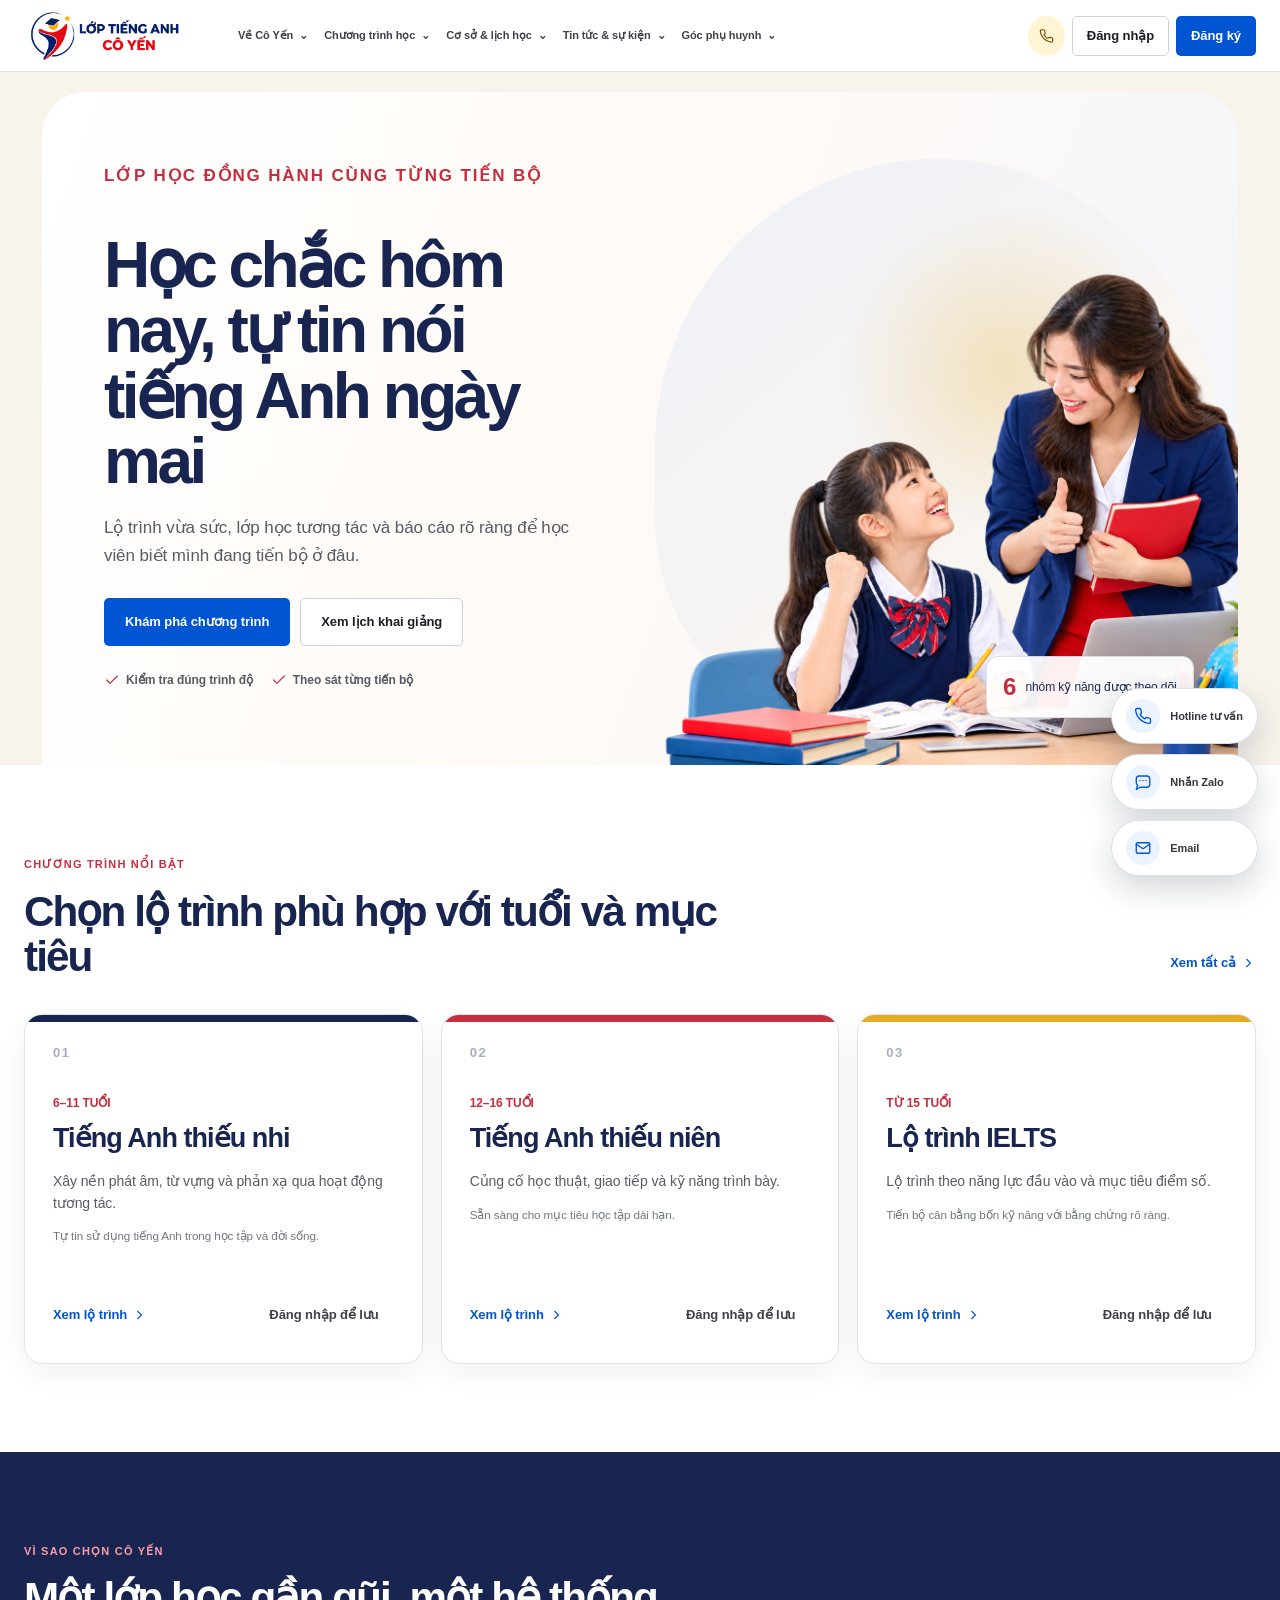
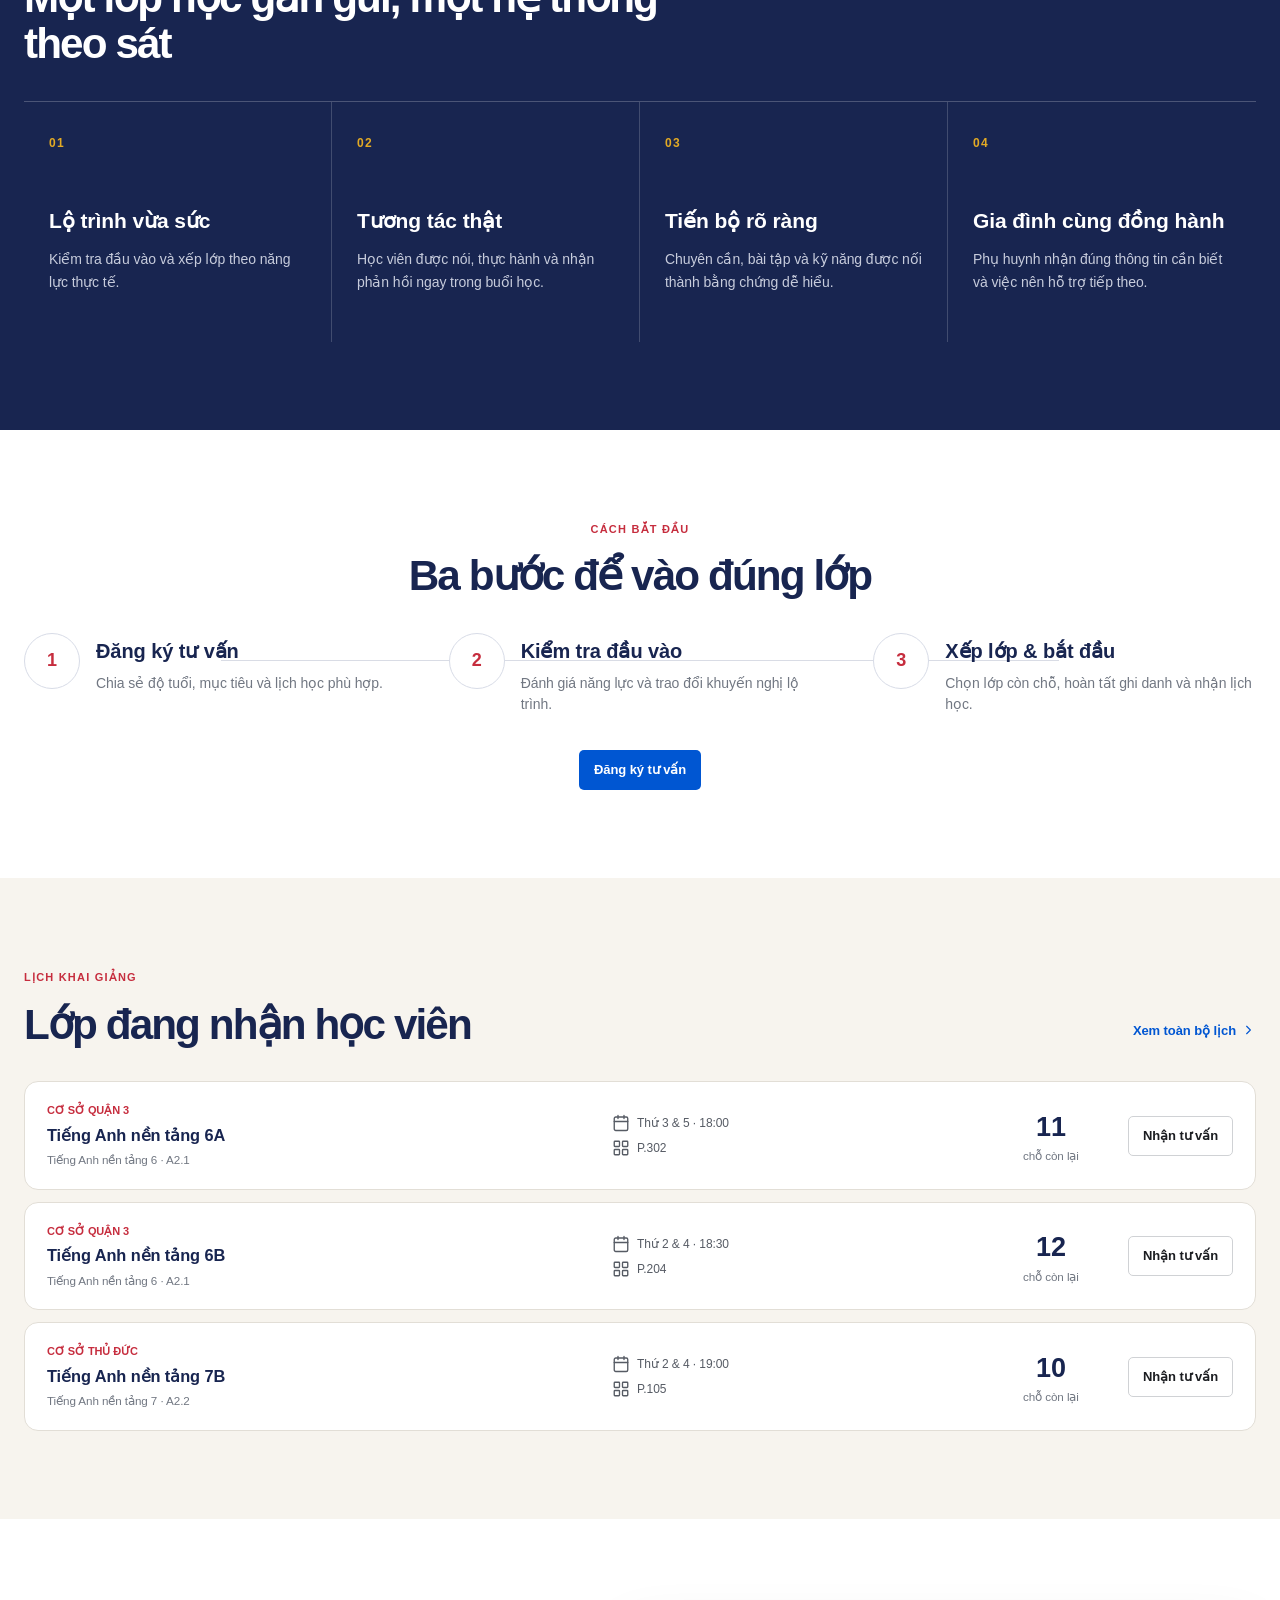
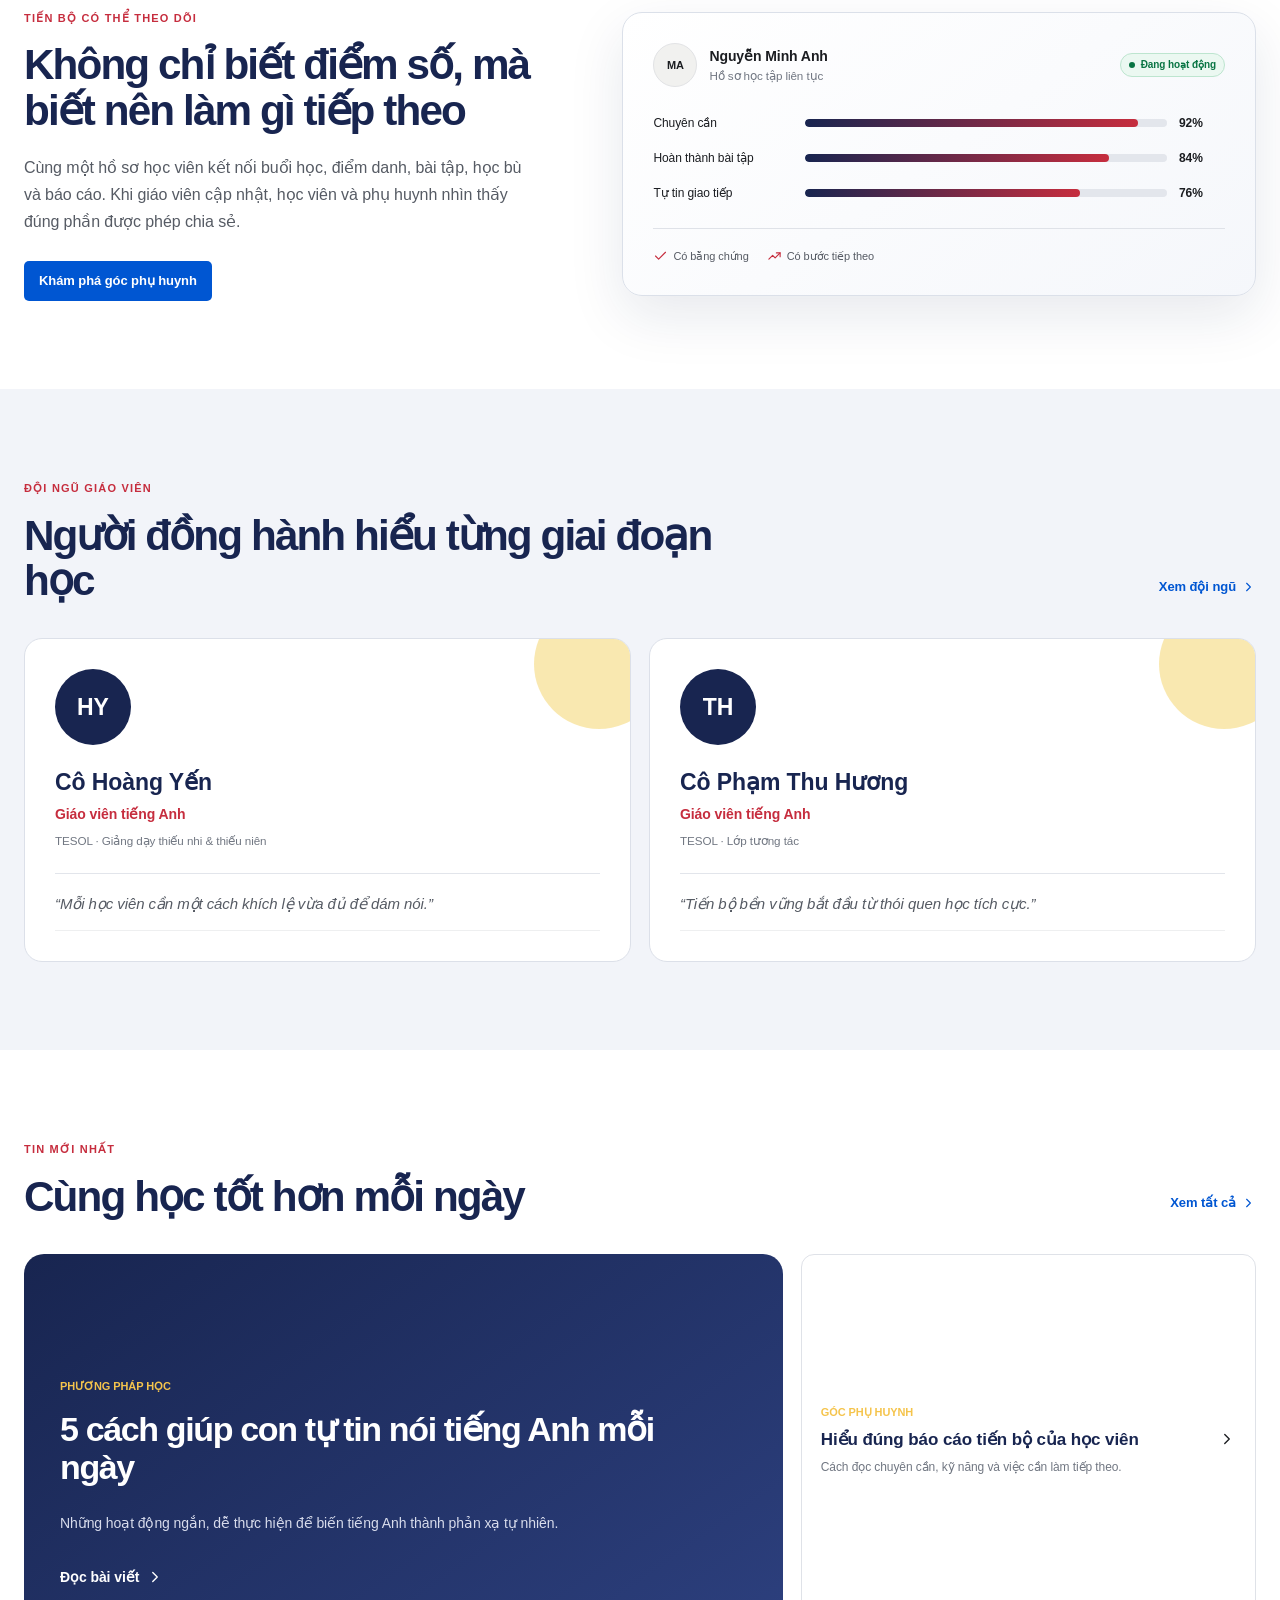
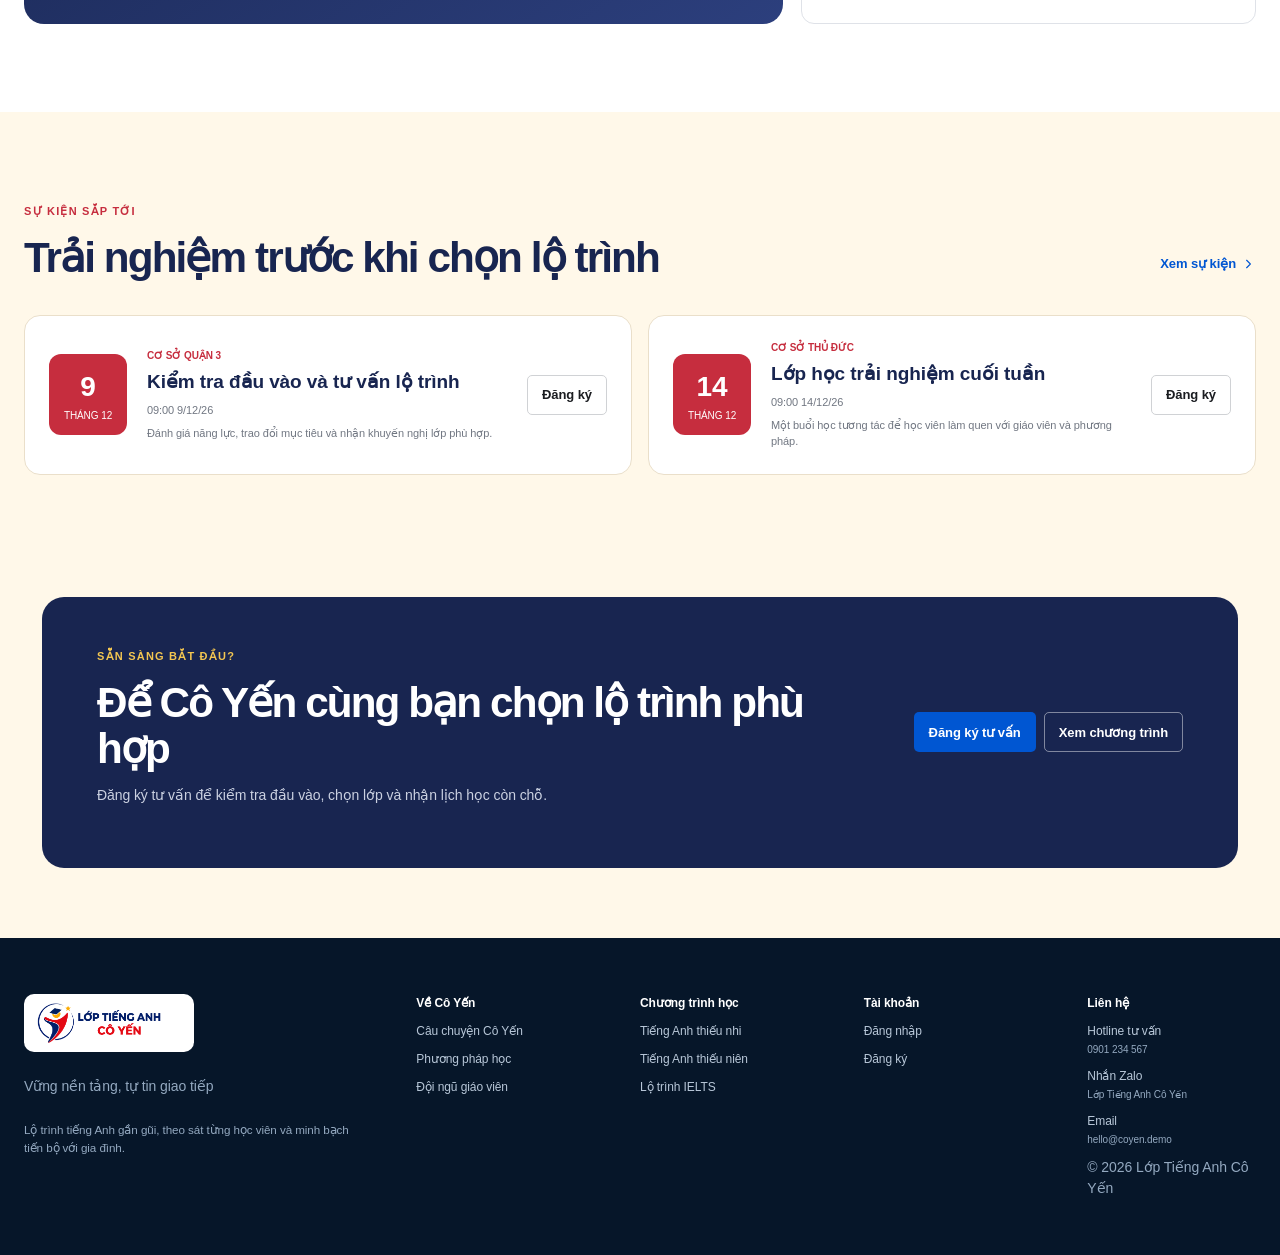
<file: source/index.html>
<!doctype html>
<html lang="vi">
<head>
  <meta charset="UTF-8" />
  <meta name="viewport" content="width=device-width, initial-scale=1.0" />
  <meta name="description" content="Lớp Tiếng Anh Cô Yến — học tiếng Anh tự tin, tiến bộ rõ ràng" />
  <meta name="theme-color" content="#071b33" />
  <link rel="icon" type="image/png" href="./assets/yen-logo-horizontal.png" />
  <title>Lớp Tiếng Anh Cô Yến</title>
  <link rel="stylesheet" href="./styles.css" />
</head>
<body>
  <a class="skip-link" href="#main-content">Đến nội dung chính</a>
  <div id="app"></div>
  <div id="toast-root" class="toast-root" aria-live="polite" aria-atomic="true"></div>
  <script src="./app.js"></script>
</body>
</html>
</file>
<file: source/styles.css>
:root {
  --brand-950: #081b39;
  --brand-900: #0f2b5b;
  --brand-800: #173d77;
  --brand-700: #1d4f91;
  --primary-700: #1d4ed8;
  --primary-600: #2563eb;
  --primary-500: #3b82f6;
  --primary-100: #dbeafe;
  --primary-50: #eff6ff;
  --success-700: #137043;
  --success-600: #198754;
  --success-100: #d8f3e5;
  --success-50: #effaf4;
  --warning-700: #b45309;
  --warning-600: #d97706;
  --warning-100: #fef0c7;
  --warning-50: #fffbeb;
  --danger-700: #b42318;
  --danger-600: #dc2626;
  --danger-100: #fee2e2;
  --danger-50: #fff5f5;
  --violet-700: #6d28d9;
  --violet-100: #ede9fe;
  --ink-950: #0d1726;
  --ink-900: #111827;
  --ink-700: #334155;
  --ink-600: #475569;
  --ink-500: #64748b;
  --ink-400: #94a3b8;
  --line-300: #cbd5e1;
  --line-200: #e2e8f0;
  --line-100: #eef2f6;
  --surface: #ffffff;
  --page: #f6f8fb;
  --page-warm: #fbfaf8;
  --shadow-xs: 0 1px 2px rgba(15, 23, 42, 0.05);
  --shadow-sm: 0 8px 24px rgba(15, 43, 91, 0.08);
  --shadow-md: 0 18px 48px rgba(15, 43, 91, 0.12);
  --radius-sm: 8px;
  --radius-md: 12px;
  --radius-lg: 18px;
  --radius-xl: 24px;
  --sidebar: 248px;
  --topbar: 68px;
  --container: 1200px;
  --font: Inter, "Be Vietnam Pro", ui-sans-serif, -apple-system, BlinkMacSystemFont, "Segoe UI", sans-serif;
}

* { box-sizing: border-box; }
html { scroll-behavior: smooth; }
body {
  margin: 0;
  background: var(--page);
  color: var(--ink-900);
  font-family: var(--font);
  font-size: 15px;
  line-height: 1.55;
  -webkit-font-smoothing: antialiased;
}
button, input, select, textarea { font: inherit; }
button { cursor: pointer; }
a { color: inherit; text-decoration: none; }
img, svg { display: block; max-width: 100%; }

.skip-link {
  position: fixed;
  top: 10px;
  left: 10px;
  z-index: 2000;
  transform: translateY(-150%);
  background: var(--brand-900);
  color: #fff;
  padding: 10px 14px;
  border-radius: 6px;
}
.skip-link:focus { transform: translateY(0); }

.container { width: min(calc(100% - 40px), var(--container)); margin: 0 auto; }
.muted { color: var(--ink-500); }
.text-small { font-size: 13px; }
.text-xs { font-size: 12px; }
.text-right { text-align: right; }
.stack { display: grid; gap: 14px; }
.stack-lg { display: grid; gap: 24px; }
.inline { display: flex; align-items: center; gap: 10px; flex-wrap: wrap; }
.between { display: flex; align-items: center; justify-content: space-between; gap: 16px; }
.hidden { display: none !important; }
.truncate { overflow: hidden; text-overflow: ellipsis; white-space: nowrap; }

/* Brand */
.brand {
  display: inline-flex;
  align-items: center;
  gap: 10px;
  font-weight: 800;
  color: var(--brand-900);
  letter-spacing: -0.02em;
}
.brand-logo {
  display: block;
  width: clamp(156px, 15vw, 220px);
  max-height: 58px;
  object-fit: contain;
  object-position: left center;
}
.brand-light .brand-logo {
  padding: 5px 8px;
  border-radius: 10px;
  background: #fff;
}
.brand-mark {
  position: relative;
  width: 34px;
  height: 28px;
  flex: 0 0 auto;
}
.brand-mark::before {
  content: "";
  position: absolute;
  top: 1px;
  left: 2px;
  width: 29px;
  height: 19px;
  background: var(--brand-900);
  clip-path: polygon(50% 0, 100% 30%, 50% 60%, 0 30%);
}
.brand-mark::after {
  content: "";
  position: absolute;
  left: 9px;
  top: 13px;
  width: 17px;
  height: 11px;
  border-radius: 0 0 9px 9px;
  border: 3px solid var(--primary-600);
  border-top: 0;
}
.brand-copy { display: grid; line-height: 1.05; }
.brand-copy strong { font-size: 16px; }
.brand-copy small { font-size: 10px; font-weight: 650; color: var(--ink-500); letter-spacing: 0.04em; }

/* Buttons */
.btn {
  min-height: 40px;
  display: inline-flex;
  align-items: center;
  justify-content: center;
  gap: 8px;
  border-radius: 8px;
  border: 1px solid transparent;
  padding: 9px 15px;
  font-weight: 700;
  font-size: 14px;
  transition: 140ms ease;
  white-space: nowrap;
}
.btn:hover { transform: translateY(-1px); }
.btn:active { transform: translateY(0); }
.btn:focus-visible, .icon-btn:focus-visible, input:focus-visible, select:focus-visible, textarea:focus-visible {
  outline: 3px solid rgba(37, 99, 235, 0.22);
  outline-offset: 2px;
}
.btn-primary { background: var(--brand-900); color: #fff; box-shadow: var(--shadow-xs); }
.btn-primary:hover { background: var(--brand-800); }
.btn-blue { background: var(--primary-600); color: #fff; }
.btn-blue:hover { background: var(--primary-700); }
.btn-secondary { background: #fff; color: var(--brand-900); border-color: var(--line-300); }
.btn-secondary:hover { border-color: var(--brand-700); background: var(--primary-50); }
.btn-ghost { background: transparent; color: var(--ink-700); border-color: transparent; }
.btn-ghost:hover { background: var(--line-100); }
.btn-success { background: var(--success-600); color: #fff; }
.btn-danger { background: #fff; color: var(--danger-700); border-color: var(--danger-100); }
.btn-sm { min-height: 34px; padding: 6px 10px; font-size: 13px; }
.btn-lg { min-height: 48px; padding: 12px 20px; font-size: 15px; }
.btn-block { width: 100%; }
.icon-btn {
  width: 38px;
  height: 38px;
  border-radius: 8px;
  display: inline-grid;
  place-items: center;
  border: 1px solid var(--line-200);
  background: #fff;
  color: var(--ink-600);
}
.icon-btn:hover { color: var(--brand-900); border-color: var(--line-300); }

/* Public website */
.public-page { min-height: 100vh; background: var(--surface); }
.public-header {
  height: 72px;
  position: sticky;
  top: 0;
  z-index: 100;
  background: rgba(255,255,255,0.96);
  border-bottom: 1px solid var(--line-100);
  backdrop-filter: blur(12px);
}
.public-header-inner { height: 100%; display: flex; align-items: center; gap: 28px; }
.public-nav { margin-left: auto; display: flex; align-items: center; gap: 24px; font-size: 13px; font-weight: 650; color: var(--ink-700); }
.public-nav a:hover, .public-nav a.active { color: var(--primary-700); }
.public-actions { display: flex; gap: 8px; }
.mobile-menu-btn { display: none; margin-left: auto; }

.hero {
  position: relative;
  overflow: hidden;
  border-bottom: 1px solid var(--line-100);
  background:
    radial-gradient(circle at 82% 18%, rgba(37, 99, 235, 0.09), transparent 30%),
    linear-gradient(180deg, #fbfdff 0%, #ffffff 78%);
}
.hero::before {
  content: "";
  position: absolute;
  inset: 0;
  background-image: linear-gradient(rgba(15,43,91,.035) 1px, transparent 1px), linear-gradient(90deg, rgba(15,43,91,.035) 1px, transparent 1px);
  background-size: 32px 32px;
  mask-image: linear-gradient(to bottom, rgba(0,0,0,.7), transparent 80%);
}
.hero-grid { position: relative; display: grid; grid-template-columns: 1.02fr .98fr; align-items: center; gap: 60px; padding: 80px 0 76px; }
.eyebrow {
  display: inline-flex;
  align-items: center;
  gap: 8px;
  padding: 6px 10px;
  border: 1px solid #bfdbfe;
  border-radius: 999px;
  background: var(--primary-50);
  color: var(--primary-700);
  font-size: 12px;
  font-weight: 800;
  letter-spacing: .025em;
  text-transform: uppercase;
}
.hero h1, .page-hero h1 {
  margin: 20px 0 18px;
  font-size: clamp(40px, 5vw, 62px);
  line-height: 1.08;
  letter-spacing: -0.045em;
  color: var(--brand-950);
}
.hero h1 span { color: var(--primary-600); }
.hero p { max-width: 610px; font-size: 18px; color: var(--ink-600); margin: 0 0 28px; }
.hero-proof { display: flex; gap: 18px; flex-wrap: wrap; margin-top: 26px; color: var(--ink-600); font-size: 13px; }
.hero-proof span { display: flex; align-items: center; gap: 7px; }
.check-dot { width: 18px; height: 18px; display: grid; place-items: center; border-radius: 50%; background: var(--success-100); color: var(--success-700); font-size: 11px; font-weight: 900; }

.product-preview {
  position: relative;
  border: 1px solid #dbe4ef;
  border-radius: 18px;
  background: #fff;
  box-shadow: var(--shadow-md);
  overflow: hidden;
  transform: rotate(.2deg);
}
.preview-top { height: 42px; display: flex; align-items: center; padding: 0 14px; border-bottom: 1px solid var(--line-100); background: #fbfcfe; }
.preview-dots { display: flex; gap: 5px; }
.preview-dots i { width: 8px; height: 8px; border-radius: 50%; background: var(--line-300); }
.preview-app { display: grid; grid-template-columns: 120px 1fr; min-height: 355px; }
.preview-sidebar { background: var(--brand-950); color: #dbeafe; padding: 20px 14px; }
.preview-sidebar b { color: #fff; font-size: 12px; }
.preview-menu { display: grid; gap: 7px; margin-top: 22px; }
.preview-menu span { padding: 8px; border-radius: 6px; font-size: 9px; opacity: .72; }
.preview-menu span:first-child { background: rgba(255,255,255,.12); opacity: 1; }
.preview-main { padding: 20px; background: #f8fafc; }
.preview-title { height: 12px; width: 42%; border-radius: 4px; background: #cbd5e1; margin-bottom: 18px; }
.preview-kpis { display: grid; grid-template-columns: repeat(3, 1fr); gap: 10px; }
.preview-kpi { min-height: 74px; border: 1px solid var(--line-200); border-radius: 9px; background: #fff; padding: 12px; }
.preview-kpi small { display: block; color: var(--ink-400); font-size: 8px; }
.preview-kpi strong { display: block; margin-top: 8px; font-size: 19px; color: var(--brand-900); }
.preview-chart { height: 128px; margin-top: 12px; border: 1px solid var(--line-200); border-radius: 9px; background: #fff; padding: 16px; display: flex; align-items: flex-end; gap: 8px; }
.preview-chart i { flex: 1; border-radius: 3px 3px 0 0; background: #bfdbfe; }
.preview-chart i:nth-child(2), .preview-chart i:nth-child(5) { background: #60a5fa; }
.preview-list { margin-top: 12px; display: grid; gap: 7px; }
.preview-list span { height: 9px; border-radius: 3px; background: #e2e8f0; }
.preview-badge {
  position: absolute;
  right: -24px;
  bottom: 24px;
  width: 178px;
  padding: 14px;
  border: 1px solid #bbf7d0;
  border-radius: 12px;
  background: #fff;
  box-shadow: var(--shadow-sm);
}
.preview-badge strong { display: block; color: var(--success-700); }
.preview-badge small { color: var(--ink-500); }

.section { padding: 78px 0; }
.section-soft { background: var(--page); border-top: 1px solid var(--line-100); border-bottom: 1px solid var(--line-100); }
.section-warm { background: var(--page-warm); }
.section-head { max-width: 720px; margin-bottom: 34px; }
.section-head.center { margin-left: auto; margin-right: auto; text-align: center; }
.section-head h2 { margin: 8px 0 12px; color: var(--brand-950); font-size: clamp(28px, 4vw, 40px); line-height: 1.18; letter-spacing: -0.035em; }
.section-head p { margin: 0; color: var(--ink-600); font-size: 16px; }

.audience-grid { display: grid; grid-template-columns: 1fr 1fr; gap: 22px; }
.audience-card { position: relative; overflow: hidden; min-height: 290px; padding: 30px; border: 1px solid var(--line-200); border-radius: 16px; background: #fff; box-shadow: var(--shadow-xs); }
.audience-card::after { content:""; position:absolute; width:180px; height:180px; border-radius:50%; right:-60px; bottom:-75px; background: var(--primary-50); }
.audience-card.b2b::after { background: #eef2ff; }
.audience-card h3 { margin: 18px 0 8px; font-size: 24px; color: var(--brand-950); }
.audience-card p { max-width: 440px; color: var(--ink-600); }
.audience-card ul { padding: 0; margin: 18px 0 22px; list-style: none; display: grid; gap: 8px; }
.audience-card li { display: flex; gap: 8px; align-items: flex-start; color: var(--ink-700); }
.audience-card .btn { position: relative; z-index: 1; }
.audience-icon { width: 46px; height: 46px; display: grid; place-items: center; border-radius: 11px; background: var(--primary-50); color: var(--primary-700); font-size: 21px; font-weight: 900; }
.b2b .audience-icon { background: #eef2ff; color: var(--violet-700); }

.workflow { display: grid; grid-template-columns: repeat(5, 1fr); gap: 0; counter-reset: steps; }
.workflow-step { position: relative; padding: 0 16px; text-align: center; }
.workflow-step:not(:last-child)::after { content: ""; position: absolute; top: 25px; left: 67%; width: 68%; border-top: 1px dashed #a7b8cc; }
.workflow-number { position: relative; z-index: 1; width: 52px; height: 52px; margin: 0 auto 14px; display: grid; place-items: center; border-radius: 50%; background: #fff; border: 1px solid #bfdbfe; color: var(--primary-700); box-shadow: var(--shadow-xs); font-weight: 850; }
.workflow-step h3 { margin: 0 0 7px; font-size: 15px; color: var(--brand-950); }
.workflow-step p { margin: 0; font-size: 12px; color: var(--ink-500); }

.feature-grid { display: grid; grid-template-columns: repeat(3, 1fr); gap: 18px; }
.feature-card { padding: 22px; border: 1px solid var(--line-200); border-radius: 12px; background: #fff; }
.feature-card h3 { margin: 15px 0 7px; font-size: 17px; color: var(--brand-950); }
.feature-card p { margin: 0; color: var(--ink-500); font-size: 14px; }
.feature-icon { width: 40px; height: 40px; border-radius: 10px; display: grid; place-items: center; background: var(--primary-50); color: var(--primary-700); font-weight: 900; }

.metric-row { display: grid; grid-template-columns: repeat(4, 1fr); border: 1px solid var(--line-200); border-radius: 14px; overflow: hidden; background: #fff; }
.metric { padding: 24px; text-align: center; }
.metric + .metric { border-left: 1px solid var(--line-200); }
.metric strong { display: block; color: var(--brand-900); font-size: 30px; letter-spacing: -.04em; }
.metric small { color: var(--ink-500); }
.data-label { display: inline-block; margin-top: 10px; font-size: 11px; color: var(--ink-400); }

.program-grid { display: grid; grid-template-columns: repeat(3, 1fr); gap: 18px; }
.program-card { overflow: hidden; border: 1px solid var(--line-200); border-radius: 14px; background: #fff; }
.program-cover { min-height: 132px; padding: 22px; display: flex; align-items: flex-end; background: linear-gradient(130deg, #eef5ff, #dbeafe); color: var(--brand-900); }
.program-card:nth-child(2) .program-cover { background: linear-gradient(130deg, #f5f3ff, #ede9fe); }
.program-card:nth-child(3) .program-cover { background: linear-gradient(130deg, #effaf4, #d8f3e5); }
.program-cover strong { max-width: 210px; font-size: 22px; line-height: 1.15; }
.program-body { padding: 20px; }
.program-meta { display: flex; justify-content: space-between; gap: 10px; color: var(--ink-500); font-size: 12px; }
.program-body p { color: var(--ink-600); min-height: 66px; }

.public-cta { padding: 34px; display: grid; grid-template-columns: 1fr auto; align-items: center; gap: 30px; border-radius: 18px; background: var(--brand-950); color: #fff; }
.public-cta h2 { margin: 0 0 8px; font-size: 28px; }
.public-cta p { margin: 0; color: #c8d6ea; }
.public-footer { padding: 52px 0 26px; background: #08182f; color: #d8e2f0; }
.footer-grid { display: grid; grid-template-columns: 1.4fr repeat(3, 1fr); gap: 34px; }
.public-footer .brand { color: #fff; }
.public-footer .brand-mark::before { background: #fff; }
.footer-col h3 { margin: 0 0 12px; color: #fff; font-size: 13px; }
.footer-col a, .footer-col span { display: block; margin: 7px 0; color: #aebdd1; font-size: 13px; }
.footer-bottom { display: flex; justify-content: space-between; gap: 20px; margin-top: 34px; padding-top: 18px; border-top: 1px solid rgba(255,255,255,.12); color: #8294ad; font-size: 12px; }

.page-hero { padding: 64px 0 50px; background: var(--page); border-bottom: 1px solid var(--line-100); }
.page-hero h1 { max-width: 820px; margin-top: 12px; font-size: clamp(36px, 5vw, 54px); }
.page-hero p { max-width: 760px; font-size: 17px; color: var(--ink-600); }
.split-layout { display: grid; grid-template-columns: 1fr 440px; gap: 54px; align-items: start; }

/* Forms */
.form-card { border: 1px solid var(--line-200); border-radius: 14px; background: #fff; padding: 24px; box-shadow: var(--shadow-xs); }
.form-card h2, .form-card h3 { margin-top: 0; color: var(--brand-950); }
.form-grid { display: grid; grid-template-columns: 1fr 1fr; gap: 15px; }
.field { display: grid; gap: 6px; }
.field.full { grid-column: 1 / -1; }
.field label { font-size: 13px; font-weight: 700; color: var(--ink-700); }
.field-hint { font-size: 12px; color: var(--ink-500); }
.input, .select, .textarea {
  width: 100%;
  border: 1px solid var(--line-300);
  border-radius: 8px;
  background: #fff;
  color: var(--ink-900);
  padding: 10px 12px;
  min-height: 42px;
}
.textarea { min-height: 106px; resize: vertical; }
.checkbox { display: flex; gap: 9px; align-items: flex-start; color: var(--ink-600); font-size: 13px; }
.checkbox input { margin-top: 3px; }
.form-error { color: var(--danger-700); font-size: 12px; }

/* Login */
.auth-page { min-height: 100vh; display: grid; grid-template-columns: 1.02fr .98fr; background: #fff; }
.auth-side { position: relative; overflow: hidden; padding: 54px; display: flex; flex-direction: column; justify-content: space-between; background: var(--brand-950); color: #fff; }
.auth-side::after { content:""; position:absolute; width:500px; height:500px; border-radius:50%; right:-260px; bottom:-180px; border:90px solid rgba(59,130,246,.16); }
.auth-side .brand { color: #fff; }
.auth-side .brand-mark::before { background: #fff; }
.auth-side h1 { max-width: 520px; margin: 0; font-size: 48px; line-height: 1.12; letter-spacing: -.045em; }
.auth-side p { max-width: 490px; color: #b7c7dc; font-size: 17px; }
.auth-workflow { position: relative; z-index: 1; display: flex; align-items: center; gap: 8px; flex-wrap: wrap; }
.auth-workflow span { padding: 7px 10px; border-radius: 6px; background: rgba(255,255,255,.1); font-size: 12px; }
.auth-workflow i { color: #7db2ff; font-style: normal; }
.auth-main { display: grid; place-items: center; padding: 40px; }
.auth-card { width: min(100%, 440px); }
.auth-card h2 { margin: 0 0 8px; font-size: 30px; color: var(--brand-950); letter-spacing: -.03em; }
.auth-card > p { margin: 0 0 26px; color: var(--ink-500); }
.demo-accounts { margin-top: 24px; padding-top: 22px; border-top: 1px solid var(--line-200); }
.demo-accounts h3 { margin: 0 0 10px; font-size: 13px; color: var(--ink-700); }
.demo-grid { display: grid; grid-template-columns: 1fr 1fr; gap: 8px; }
.demo-account { text-align: left; padding: 10px; border: 1px solid var(--line-200); border-radius: 8px; background: #fff; }
.demo-account:hover { border-color: #93b7ea; background: var(--primary-50); }
.demo-account strong { display: block; color: var(--brand-900); font-size: 12px; }
.demo-account small { color: var(--ink-500); font-size: 10px; }

/* App shell */
.app-layout { min-height: 100vh; display: grid; grid-template-columns: var(--sidebar) 1fr; background: var(--page); }
.sidebar { position: sticky; top: 0; height: 100vh; display: flex; flex-direction: column; border-right: 1px solid #18365f; background: var(--brand-950); color: #fff; z-index: 110; }
.sidebar-head { height: var(--topbar); display: flex; align-items: center; padding: 0 20px; border-bottom: 1px solid rgba(255,255,255,.11); }
.sidebar .brand { color: #fff; }
.sidebar .brand-mark::before { background: #fff; }
.sidebar .brand-copy small { color: #91a6c3; }
.sidebar-nav { padding: 18px 12px; display: grid; gap: 4px; overflow-y: auto; }
.nav-group-label { margin: 16px 10px 5px; color: #7790b1; font-size: 10px; font-weight: 800; text-transform: uppercase; letter-spacing: .08em; }
.sidebar-link { min-height: 42px; display: flex; align-items: center; gap: 11px; padding: 9px 11px; border-radius: 7px; color: #c7d4e6; font-size: 13px; font-weight: 650; }
.sidebar-link:hover { color: #fff; background: rgba(255,255,255,.07); }
.sidebar-link.active { color: #fff; background: #1d4f91; box-shadow: inset 3px 0 #75adff; }
.nav-glyph { width: 23px; height: 23px; display: grid; place-items: center; border: 1px solid rgba(255,255,255,.15); border-radius: 6px; font-size: 10px; font-weight: 900; }
.sidebar-foot { margin-top: auto; padding: 14px; border-top: 1px solid rgba(255,255,255,.11); }
.sidebar-user { display: grid; grid-template-columns: 34px 1fr auto; align-items: center; gap: 9px; }
.avatar { width: 34px; height: 34px; display: grid; place-items: center; border-radius: 50%; background: #dbeafe; color: var(--brand-900); font-weight: 850; }
.sidebar-user strong { display: block; font-size: 12px; }
.sidebar-user small { display: block; color: #91a6c3; font-size: 10px; }

.app-column { min-width: 0; }
.topbar { height: var(--topbar); position: sticky; top: 0; z-index: 80; display: flex; align-items: center; gap: 16px; padding: 0 26px; background: rgba(255,255,255,.96); border-bottom: 1px solid var(--line-200); backdrop-filter: blur(10px); }
.topbar-title { min-width: 0; }
.topbar-title strong { display: block; color: var(--brand-950); }
.topbar-title small { display: block; color: var(--ink-500); font-size: 11px; }
.topbar-actions { margin-left: auto; display: flex; align-items: center; gap: 8px; }
.mobile-sidebar-toggle { display: none; }
.app-main { padding: 26px; }
.app-container { max-width: 1440px; margin: 0 auto; }
.page-heading { display: flex; align-items: flex-start; justify-content: space-between; gap: 18px; margin-bottom: 22px; }
.page-heading h1 { margin: 0; color: var(--brand-950); font-size: 28px; letter-spacing: -.035em; }
.page-heading p { margin: 5px 0 0; color: var(--ink-500); }

.kpi-grid { display: grid; grid-template-columns: repeat(4, 1fr); gap: 14px; margin-bottom: 20px; }
.kpi-card { min-height: 126px; padding: 18px; border: 1px solid var(--line-200); border-radius: 11px; background: #fff; box-shadow: var(--shadow-xs); }
.kpi-top { display: flex; justify-content: space-between; gap: 8px; }
.kpi-label { color: var(--ink-500); font-size: 12px; font-weight: 650; }
.kpi-value { display: block; margin: 12px 0 5px; color: var(--brand-950); font-size: 31px; line-height: 1; letter-spacing: -.045em; }
.kpi-caption { color: var(--ink-400); font-size: 11px; }
.kpi-icon { width: 34px; height: 34px; display: grid; place-items: center; border-radius: 8px; background: var(--primary-50); color: var(--primary-700); font-size: 11px; font-weight: 900; }
.kpi-card.success .kpi-icon { background: var(--success-50); color: var(--success-700); }
.kpi-card.warning .kpi-icon { background: var(--warning-50); color: var(--warning-700); }
.kpi-card.danger .kpi-icon { background: var(--danger-50); color: var(--danger-700); }

.dashboard-grid { display: grid; grid-template-columns: minmax(0, 1.55fr) minmax(310px, .75fr); gap: 18px; }
.panel { border: 1px solid var(--line-200); border-radius: 11px; background: #fff; box-shadow: var(--shadow-xs); overflow: hidden; }
.panel-head { min-height: 58px; display: flex; align-items: center; justify-content: space-between; gap: 12px; padding: 14px 17px; border-bottom: 1px solid var(--line-100); }
.panel-head h2, .panel-head h3 { margin: 0; color: var(--brand-950); font-size: 15px; }
.panel-body { padding: 17px; }
.panel-blank { padding: 42px 20px; text-align: center; color: var(--ink-500); }
.panel-blank strong { display: block; color: var(--ink-700); margin-bottom: 4px; }

/* Tables */
.table-wrap { width: 100%; overflow-x: auto; }
.data-table { width: 100%; border-collapse: collapse; background: #fff; font-size: 13px; }
.data-table th { padding: 11px 13px; text-align: left; color: var(--ink-500); background: #f8fafc; border-bottom: 1px solid var(--line-200); font-size: 11px; text-transform: uppercase; letter-spacing: .035em; white-space: nowrap; }
.data-table td { padding: 12px 13px; border-bottom: 1px solid var(--line-100); color: var(--ink-700); vertical-align: middle; }
.data-table tbody tr:hover { background: #fbfdff; }
.data-table tbody tr:last-child td { border-bottom: 0; }
.cell-primary { color: var(--ink-900); font-weight: 700; }
.cell-sub { display: block; margin-top: 2px; color: var(--ink-400); font-size: 11px; }
.table-actions { display: flex; justify-content: flex-end; gap: 6px; }
.toolbar { display: flex; align-items: center; justify-content: space-between; gap: 12px; padding: 14px 16px; border-bottom: 1px solid var(--line-100); background: #fff; }
.toolbar-left, .toolbar-right { display: flex; align-items: center; gap: 8px; flex-wrap: wrap; }
.search-box { position: relative; }
.search-box input { min-width: 240px; padding-left: 34px; }
.search-box::before { content: "⌕"; position: absolute; left: 12px; top: 50%; transform: translateY(-53%); color: var(--ink-400); font-size: 18px; }

.badge { display: inline-flex; align-items: center; gap: 5px; min-height: 24px; padding: 3px 8px; border-radius: 999px; font-size: 11px; font-weight: 750; white-space: nowrap; }
.badge-neutral { background: #f1f5f9; color: var(--ink-600); }
.badge-blue { background: var(--primary-100); color: var(--primary-700); }
.badge-green { background: var(--success-100); color: var(--success-700); }
.badge-amber { background: var(--warning-100); color: var(--warning-700); }
.badge-red { background: var(--danger-100); color: var(--danger-700); }
.badge-violet { background: var(--violet-100); color: var(--violet-700); }
.dot { width: 6px; height: 6px; border-radius: 50%; background: currentColor; }

/* Charts and activity */
.bar-chart { height: 225px; display: grid; grid-template-columns: repeat(7, 1fr); align-items: end; gap: 14px; padding: 20px 4px 0; }
.bar-item { height: 100%; display: flex; flex-direction: column; justify-content: flex-end; align-items: center; gap: 8px; }
.bar-stack { width: 100%; max-width: 36px; display: flex; flex-direction: column; justify-content: flex-end; border-radius: 5px 5px 2px 2px; overflow: hidden; background: var(--line-100); }
.bar-a { background: #7eb2fb; }
.bar-b { background: var(--brand-800); }
.bar-label { color: var(--ink-400); font-size: 10px; }
.activity-list { display: grid; }
.activity-item { display: grid; grid-template-columns: 34px 1fr auto; gap: 10px; align-items: start; padding: 12px 0; border-bottom: 1px solid var(--line-100); }
.activity-item:last-child { border-bottom: 0; }
.activity-icon { width: 32px; height: 32px; display: grid; place-items: center; border-radius: 8px; background: var(--primary-50); color: var(--primary-700); font-size: 10px; font-weight: 900; }
.activity-item strong { font-size: 12px; }
.activity-item p { margin: 2px 0 0; color: var(--ink-500); font-size: 11px; }
.activity-item time { color: var(--ink-400); font-size: 10px; }

/* Attendance */
.attendance-summary { display: flex; gap: 10px; flex-wrap: wrap; margin-bottom: 16px; }
.summary-chip { display: flex; align-items: center; gap: 7px; padding: 8px 11px; border: 1px solid var(--line-200); border-radius: 8px; background: #fff; color: var(--ink-600); font-size: 12px; }
.summary-chip strong { color: var(--ink-900); }
.attendance-control { display: inline-flex; padding: 3px; border: 1px solid var(--line-200); border-radius: 8px; background: #f8fafc; }
.attendance-control button { min-width: 68px; min-height: 31px; border: 0; border-radius: 6px; background: transparent; color: var(--ink-500); font-size: 11px; font-weight: 750; }
.attendance-control button.active-present { background: var(--success-100); color: var(--success-700); }
.attendance-control button.active-absent { background: var(--danger-100); color: var(--danger-700); }
.sticky-save { position: sticky; bottom: 14px; margin-top: 18px; display: flex; justify-content: space-between; align-items: center; gap: 14px; padding: 13px 15px; border: 1px solid #bfdbfe; border-radius: 10px; background: rgba(255,255,255,.96); box-shadow: var(--shadow-sm); }

/* Student learning */
.assignment-grid { display: grid; grid-template-columns: repeat(2, minmax(0, 1fr)); gap: 14px; }
.assignment-card { padding: 17px; border: 1px solid var(--line-200); border-radius: 11px; background: #fff; }
.assignment-card.overdue { border-left: 4px solid var(--danger-600); }
.assignment-card.completed { border-left: 4px solid var(--success-600); }
.assignment-card h3 { margin: 10px 0 5px; font-size: 16px; color: var(--brand-950); }
.assignment-meta { display: flex; gap: 12px; flex-wrap: wrap; color: var(--ink-500); font-size: 11px; }
.progress-track { height: 7px; overflow: hidden; border-radius: 999px; background: #e8edf4; }
.progress-fill { height: 100%; border-radius: inherit; background: var(--primary-600); transition: width .2s ease; }
.progress-fill.success { background: var(--success-600); }
.lesson-layout { display: grid; grid-template-columns: minmax(0, 1fr) 300px; gap: 18px; }
.video-player { overflow: hidden; border-radius: 11px; border: 1px solid #203854; background: #071629; color: #fff; }
.video-screen { position: relative; min-height: 390px; display: grid; place-items: center; background: radial-gradient(circle at 50% 45%, #173967, #071629 70%); }
.video-screen::after { content:""; position:absolute; inset:0; background: linear-gradient(135deg, rgba(255,255,255,.04), transparent 40%); }
.play-button { position: relative; z-index: 1; width: 68px; height: 68px; display: grid; place-items: center; border-radius: 50%; border: 1px solid rgba(255,255,255,.42); background: rgba(255,255,255,.1); color: #fff; font-size: 24px; }
.watermark { position: absolute; z-index: 2; top: 22px; right: 24px; padding: 5px 8px; border-radius: 4px; background: rgba(0,0,0,.34); color: rgba(255,255,255,.8); font-size: 10px; }
.video-caption { position: absolute; z-index: 2; left: 24px; bottom: 24px; }
.video-caption strong { display: block; font-size: 17px; }
.video-caption small { color: #adbed5; }
.video-controls { padding: 13px 15px; background: #0b203b; }
.video-control-row { display: flex; align-items: center; gap: 10px; margin-top: 10px; }
.video-control-row small { color: #a8bad0; }
.lesson-outline { align-self: start; }
.outline-item { display: flex; gap: 10px; padding: 12px 0; border-bottom: 1px solid var(--line-100); }
.outline-index { width: 24px; height: 24px; display: grid; place-items: center; border-radius: 6px; background: var(--primary-50); color: var(--primary-700); font-size: 10px; font-weight: 800; }

/* Quiz */
.quiz-shell { max-width: 960px; margin: 0 auto; }
.quiz-header { position: sticky; top: calc(var(--topbar) + 8px); z-index: 20; display: flex; align-items: center; justify-content: space-between; gap: 12px; margin-bottom: 16px; padding: 13px 16px; border: 1px solid var(--line-200); border-radius: 10px; background: rgba(255,255,255,.96); box-shadow: var(--shadow-xs); }
.quiz-progress { display: flex; align-items: center; gap: 10px; flex: 1; }
.quiz-progress .progress-track { width: min(260px, 42vw); }
.timer { padding: 7px 10px; border-radius: 7px; background: var(--warning-50); color: var(--warning-700); font-weight: 800; font-variant-numeric: tabular-nums; }
.question-card { margin-bottom: 14px; padding: 20px; border: 1px solid var(--line-200); border-radius: 10px; background: #fff; }
.question-card h3 { margin: 0 0 14px; font-size: 15px; color: var(--ink-900); }
.question-index { color: var(--primary-700); }
.option-list { display: grid; gap: 8px; }
.option { display: flex; gap: 10px; align-items: flex-start; padding: 11px 12px; border: 1px solid var(--line-200); border-radius: 8px; color: var(--ink-700); }
.option:hover { border-color: #a8c5ec; background: var(--primary-50); }
.option input { margin-top: 3px; }
.result-hero { padding: 25px; border: 1px solid var(--line-200); border-radius: 12px; background: #fff; text-align: center; }
.score-ring { width: 116px; height: 116px; margin: 0 auto 14px; display: grid; place-items: center; border-radius: 50%; background: conic-gradient(var(--success-600) var(--score), #e8edf4 0); position: relative; }
.score-ring::after { content:""; position:absolute; width:88px; height:88px; border-radius:50%; background:#fff; }
.score-ring strong { position: relative; z-index: 1; font-size: 25px; color: var(--brand-950); }

/* Content studio */
.content-grid { display: grid; grid-template-columns: 300px 1fr; gap: 18px; }
.course-tree { border: 1px solid var(--line-200); border-radius: 10px; background: #fff; padding: 14px; }
.tree-item { padding: 8px 9px; border-radius: 6px; color: var(--ink-600); font-size: 12px; }
.tree-item.level-1 { font-weight: 800; color: var(--brand-900); }
.tree-item.level-2 { margin-left: 14px; }
.tree-item.level-3 { margin-left: 28px; }
.tree-item.active { background: var(--primary-50); color: var(--primary-700); }
.editor-canvas { border: 1px solid var(--line-200); border-radius: 10px; background: #fff; padding: 22px; }
.editor-block { padding: 16px; border: 1px dashed var(--line-300); border-radius: 8px; background: #fbfcfe; }
.question-type-grid { display: grid; grid-template-columns: repeat(3, 1fr); gap: 8px; }
.question-type { padding: 11px; border: 1px solid var(--line-200); border-radius: 7px; background: #fff; color: var(--ink-700); font-size: 11px; font-weight: 650; }

/* Alerts, states, toast */
.alert { display: flex; gap: 10px; align-items: flex-start; padding: 12px 14px; border-radius: 8px; border: 1px solid var(--line-200); background: #fff; color: var(--ink-700); font-size: 13px; }
.alert-info { border-color: #bfdbfe; background: var(--primary-50); color: #1e4f91; }
.alert-success { border-color: #bbf7d0; background: var(--success-50); color: var(--success-700); }
.alert-warning { border-color: #fde68a; background: var(--warning-50); color: var(--warning-700); }
.alert-danger { border-color: #fecaca; background: var(--danger-50); color: var(--danger-700); }
.empty-state { padding: 54px 20px; text-align: center; }
.empty-icon { width: 52px; height: 52px; margin: 0 auto 13px; display: grid; place-items: center; border-radius: 12px; background: var(--primary-50); color: var(--primary-700); font-weight: 900; }
.empty-state h3 { margin: 0 0 6px; color: var(--brand-950); }
.empty-state p { margin: 0 auto 16px; max-width: 430px; color: var(--ink-500); }
.toast-root { position: fixed; right: 18px; top: 18px; z-index: 2200; display: grid; gap: 10px; width: min(380px, calc(100% - 36px)); }
.toast { display: grid; grid-template-columns: 26px 1fr auto; gap: 10px; align-items: start; padding: 13px 14px; border: 1px solid var(--line-200); border-left: 4px solid var(--primary-600); border-radius: 8px; background: #fff; box-shadow: var(--shadow-md); animation: toastIn .18s ease-out; }
.toast.success { border-left-color: var(--success-600); }
.toast.error { border-left-color: var(--danger-600); }
.toast strong { display: block; font-size: 13px; }
.toast p { margin: 2px 0 0; color: var(--ink-500); font-size: 11px; }
.toast button { border: 0; background: transparent; color: var(--ink-400); }
@keyframes toastIn { from { opacity:0; transform: translateY(-8px); } }

.permission-page { min-height: 100vh; display: grid; place-items: center; padding: 30px; background: var(--page); }
.permission-card { width: min(100%, 520px); text-align: center; padding: 42px; border: 1px solid var(--line-200); border-radius: 14px; background: #fff; }
.permission-code { font-size: 68px; font-weight: 900; letter-spacing: -.06em; color: var(--line-300); }

/* Responsive */
@media (max-width: 1100px) {
  .public-nav { gap: 15px; }
  .public-nav a:nth-child(4), .public-nav a:nth-child(5) { display: none; }
  .hero-grid { gap: 34px; }
  .preview-badge { right: 14px; bottom: 14px; }
  .kpi-grid { grid-template-columns: repeat(2, 1fr); }
  .dashboard-grid { grid-template-columns: 1fr; }
  .split-layout { grid-template-columns: 1fr 390px; }
}

@media (max-width: 900px) {
  .public-nav, .public-actions .btn-primary { display: none; }
  .public-nav.open { position: absolute; left: 0; right: 0; top: 72px; display: grid; gap: 0; padding: 12px 20px 18px; background: #fff; border-bottom: 1px solid var(--line-200); box-shadow: var(--shadow-sm); }
  .public-nav.open a { padding: 10px 0; display: block; }
  .mobile-menu-btn { display: inline-grid; }
  .hero-grid { grid-template-columns: 1fr; padding: 62px 0; }
  .product-preview { max-width: 620px; }
  .audience-grid, .program-grid { grid-template-columns: 1fr; }
  .workflow { grid-template-columns: 1fr; gap: 16px; }
  .workflow-step { display: grid; grid-template-columns: 52px 1fr; gap: 14px; text-align: left; padding: 0; align-items: center; }
  .workflow-step:not(:last-child)::after { top: 52px; left: 25px; height: 18px; width: 0; border-top: 0; border-left: 1px dashed #a7b8cc; }
  .workflow-number { margin: 0; }
  .feature-grid { grid-template-columns: repeat(2, 1fr); }
  .metric-row { grid-template-columns: repeat(2, 1fr); }
  .metric:nth-child(3) { border-left: 0; border-top: 1px solid var(--line-200); }
  .metric:nth-child(4) { border-top: 1px solid var(--line-200); }
  .public-cta { grid-template-columns: 1fr; }
  .footer-grid { grid-template-columns: 1fr 1fr; }
  .split-layout { grid-template-columns: 1fr; }

  .app-layout { grid-template-columns: 1fr; }
  .sidebar { position: fixed; left: 0; transform: translateX(-102%); transition: .2s ease; width: var(--sidebar); box-shadow: var(--shadow-md); }
  .sidebar.open { transform: translateX(0); }
  .mobile-sidebar-toggle { display: inline-grid; }
  .app-main { padding: 20px; }
  .lesson-layout, .content-grid { grid-template-columns: 1fr; }
  .video-screen { min-height: 320px; }
}

@media (max-width: 680px) {
  .container { width: min(calc(100% - 28px), var(--container)); }
  .public-header { height: 64px; }
  .public-nav.open { top: 64px; }
  .public-actions .btn-secondary { min-height: 36px; padding: 7px 10px; }
  .hero-grid { padding: 48px 0 54px; }
  .hero h1, .page-hero h1 { font-size: 38px; }
  .hero p { font-size: 16px; }
  .preview-app { grid-template-columns: 86px 1fr; min-height: 310px; }
  .preview-main { padding: 13px; }
  .preview-kpis { grid-template-columns: repeat(2, 1fr); }
  .preview-kpi:last-child { display: none; }
  .preview-chart { height: 94px; }
  .preview-badge { display: none; }
  .section { padding: 58px 0; }
  .feature-grid, .form-grid, .footer-grid { grid-template-columns: 1fr; }
  .metric-row { grid-template-columns: 1fr 1fr; }
  .public-cta { padding: 25px; }
  .footer-bottom { flex-direction: column; }

  .auth-page { grid-template-columns: 1fr; }
  .auth-side { min-height: 290px; padding: 30px 24px; }
  .auth-side h1 { font-size: 35px; }
  .auth-side p { font-size: 14px; }
  .auth-main { padding: 30px 20px; }

  .topbar { padding: 0 14px; }
  .topbar-title small { display: none; }
  .app-main { padding: 14px; }
  .page-heading { align-items: stretch; flex-direction: column; }
  .page-heading .inline { width: 100%; }
  .page-heading .btn { flex: 1; }
  .kpi-grid { grid-template-columns: 1fr 1fr; gap: 9px; }
  .kpi-card { min-height: 112px; padding: 14px; }
  .kpi-value { font-size: 26px; }
  .assignment-grid { grid-template-columns: 1fr; }
  .toolbar { align-items: stretch; flex-direction: column; }
  .toolbar-left, .toolbar-right, .search-box, .search-box input { width: 100%; }
  .toolbar .btn, .toolbar select { flex: 1; }
  .data-table { min-width: 720px; }
  .data-table.mobile-cards { min-width: 0; }
  .data-table.mobile-cards thead { display: none; }
  .data-table.mobile-cards, .data-table.mobile-cards tbody, .data-table.mobile-cards tr, .data-table.mobile-cards td { display: block; width: 100%; }
  .data-table.mobile-cards tr { padding: 14px; border-bottom: 1px solid var(--line-200); }
  .data-table.mobile-cards td { padding: 5px 0; border: 0; }
  .data-table.mobile-cards td[data-label]::before { content: attr(data-label); display: block; color: var(--ink-400); font-size: 10px; text-transform: uppercase; }
  .attendance-control button { min-width: 58px; }
  .sticky-save { bottom: 8px; flex-direction: column; align-items: stretch; }
  .video-screen { min-height: 230px; }
  .video-caption { left: 16px; bottom: 16px; }
  .watermark { right: 14px; top: 14px; }
  .quiz-header { top: calc(var(--topbar) + 3px); align-items: flex-start; flex-direction: column; }
  .quiz-progress, .quiz-progress .progress-track { width: 100%; }
  .question-type-grid { grid-template-columns: 1fr 1fr; }
  .demo-grid { grid-template-columns: 1fr; }
}

/* Homepage Cô Yến */
.yen-home { --yen-navy:#182550; --yen-red:#c62d3e; --yen-gold:#e3aa24; color:var(--ink-800); }
.yen-hero { padding:20px 18px 0; background:#f8f4ec; }
.yen-hero-inner { position:relative; min-height:610px; display:grid; grid-template-columns:.94fr 1.06fr; align-items:center; overflow:hidden; border-radius:44px 44px 0 0; background:linear-gradient(110deg,#fff 0%,#fffaf5 48%,#f3f5fb 100%); }
.yen-hero-copy { position:relative; z-index:2; max-width:620px; padding:70px 0 76px 62px; }
.yen-hero-copy .eyebrow,.yen-section .eyebrow { color:var(--yen-red); }
.yen-hero-copy h1 { margin:15px 0 20px; color:var(--yen-navy); font-size:clamp(46px,5vw,70px); font-weight:760; line-height:1.02; letter-spacing:-.055em; }
.yen-hero-copy > p { max-width:570px; margin:0 0 28px; color:var(--ink-600); font-size:17px; line-height:1.65; }
.yen-hero-points { display:flex; gap:18px; flex-wrap:wrap; margin-top:25px; color:var(--ink-600); font-size:12px; font-weight:650; }.yen-hero-points span { display:flex; align-items:center; gap:6px; }.yen-hero-points .ui-icon { width:16px; color:var(--yen-red); }
.yen-hero-media { position:relative; align-self:stretch; min-height:560px; display:flex; align-items:flex-end; justify-content:flex-end; }
.yen-hero-media::before { content:""; position:absolute; inset:10% 3% 4% 8%; border-radius:50% 50% 8% 38%; background:radial-gradient(circle at 62% 36%,rgba(227,170,36,.26),transparent 32%),linear-gradient(140deg,#eef1fa,#fff7eb); }
.yen-hero-media img { position:relative; z-index:1; width:118%; max-width:none; margin-right:-7%; object-fit:contain; object-position:right bottom; }
.yen-hero-media > span { position:absolute; z-index:2; right:7%; bottom:7%; display:flex; align-items:center; gap:9px; padding:12px 16px; border:1px solid rgba(24,37,80,.14); border-radius:12px; background:rgba(255,255,255,.94); box-shadow:0 14px 34px rgba(24,37,80,.14); color:var(--yen-navy); font-size:12px; }.yen-hero-media > span b { color:var(--yen-red); font-size:24px; }
.yen-section { padding-top:88px; padding-bottom:88px; }
.yen-section-head { display:flex; align-items:flex-end; justify-content:space-between; gap:30px; margin-bottom:34px; }.yen-section-head > div { max-width:720px; }.yen-section-head h2,.yen-progress-story h2,.yen-final-cta h2 { margin:8px 0 0; color:var(--yen-navy); font-size:clamp(32px,3.3vw,48px); line-height:1.08; letter-spacing:-.045em; }.yen-section-head .text-link { margin-bottom:7px; white-space:nowrap; }
.yen-program-grid { display:grid; grid-template-columns:repeat(3,minmax(0,1fr)); gap:18px; }
.yen-program-card { position:relative; min-height:350px; display:flex; flex-direction:column; overflow:hidden; padding:28px; border:1px solid #dfe2ea; border-radius:18px; background:#fff; box-shadow:0 10px 28px rgba(24,37,80,.06); }.yen-program-card::before { content:""; position:absolute; inset:0 0 auto; height:7px; background:var(--yen-navy); }.yen-program-card.accent-red::before { background:var(--yen-red); }.yen-program-card.accent-gold::before { background:var(--yen-gold); }.yen-card-index { color:#a7adbc; font-size:13px; font-weight:800; letter-spacing:.12em; }.yen-program-card > p { margin:32px 0 6px; color:var(--yen-red); font-size:12px; font-weight:750; text-transform:uppercase; }.yen-program-card h3 { margin:0 0 12px; color:var(--yen-navy); font-size:27px; letter-spacing:-.035em; }.yen-program-card > div { color:var(--ink-600); line-height:1.55; }.yen-program-card > small { display:block; margin-top:14px; color:var(--ink-500); line-height:1.45; }.yen-program-card footer { display:flex; align-items:center; justify-content:space-between; gap:8px; flex-wrap:wrap; margin-top:auto; padding-top:24px; }
.yen-why { background:var(--yen-navy); }.yen-section-head.light h2 { color:#fff; }.yen-section-head.light .eyebrow { color:#ff9ba6; }
.yen-benefit-grid { display:grid; grid-template-columns:repeat(4,minmax(0,1fr)); border-top:1px solid rgba(255,255,255,.22); }.yen-benefit-grid article { min-height:240px; padding:30px 25px; border-right:1px solid rgba(255,255,255,.18); }.yen-benefit-grid article:last-child { border-right:0; }.yen-benefit-grid b { color:var(--yen-gold); font-size:12px; letter-spacing:.12em; }.yen-benefit-grid h3 { margin:52px 0 12px; color:#fff; font-size:21px; }.yen-benefit-grid p { margin:0; color:#c7ccdc; line-height:1.6; }
.yen-process { text-align:center; }.yen-process .yen-section-head { justify-content:center; text-align:center; }.yen-process-grid { position:relative; display:grid; grid-template-columns:repeat(3,1fr); gap:42px; margin:0 0 34px; text-align:left; }.yen-process-grid::before { content:""; position:absolute; top:27px; left:16%; right:16%; height:1px; background:#d9dce5; }.yen-process-grid article { position:relative; display:grid; grid-template-columns:56px 1fr; gap:16px; }.yen-process-grid article > span { z-index:1; width:56px; height:56px; display:grid; place-items:center; border:1px solid #d8dce7; border-radius:50%; background:#fff; color:var(--yen-red); font-size:18px; font-weight:800; }.yen-process-grid h3 { margin:3px 0 7px; color:var(--yen-navy); font-size:20px; }.yen-process-grid p { margin:0; color:var(--ink-500); line-height:1.55; }
.yen-schedule { background:#f7f4ee; }.yen-schedule-list { display:grid; gap:12px; }.yen-schedule-list article { display:grid; grid-template-columns:1.5fr 1fr 110px auto; align-items:center; gap:22px; padding:20px 22px; border:1px solid #e2ded6; border-radius:14px; background:#fff; }.yen-schedule-list p { margin:0 0 4px; color:var(--yen-red); font-size:11px; font-weight:750; text-transform:uppercase; }.yen-schedule-list h3 { margin:0 0 4px; color:var(--yen-navy); }.yen-schedule-list small { display:block; color:var(--ink-500); }.yen-schedule-list article > div:nth-child(2) { display:grid; gap:7px; color:var(--ink-600); font-size:12px; }.yen-schedule-list article > div:nth-child(2) span { display:flex; align-items:center; gap:7px; }.yen-schedule-list article > div:nth-child(3) { text-align:center; }.yen-schedule-list article > div:nth-child(3) strong { display:block; color:var(--yen-navy); font-size:27px; }
.yen-progress { display:grid; grid-template-columns:.9fr 1.1fr; align-items:center; gap:80px; }.yen-progress-story > p:not(.eyebrow) { margin:20px 0 26px; color:var(--ink-600); font-size:16px; line-height:1.7; }.yen-progress-card { padding:30px; border:1px solid #dbe0e9; border-radius:20px; background:linear-gradient(145deg,#fff,#f5f7fb); box-shadow:0 20px 55px rgba(24,37,80,.1); }.yen-progress-card header { display:flex; align-items:center; gap:12px; margin-bottom:27px; }.yen-progress-card header > div { display:grid; }.yen-progress-card header small { color:var(--ink-500); }.yen-progress-card header .status { margin-left:auto; }.yen-progress-row { display:grid; grid-template-columns:140px 1fr 46px; align-items:center; gap:12px; margin:17px 0; font-size:12px; }.yen-progress-row > div { height:8px; overflow:hidden; border-radius:99px; background:#e3e6ec; }.yen-progress-row i { display:block; height:100%; border-radius:inherit; background:linear-gradient(90deg,var(--yen-navy),var(--yen-red)); }.yen-progress-card footer { display:flex; gap:18px; margin-top:26px; padding-top:18px; border-top:1px solid #dfe2e8; color:var(--ink-600); font-size:11px; }.yen-progress-card footer span { display:flex; align-items:center; gap:5px; }.yen-progress-card footer .ui-icon { width:15px; color:var(--yen-red); }
.yen-teachers { background:#f2f4f9; }.yen-teacher-grid { display:grid; grid-template-columns:repeat(2,minmax(0,1fr)); gap:18px; }.yen-teacher-grid article { position:relative; overflow:hidden; padding:30px; border:1px solid #dce0e9; border-radius:18px; background:#fff; }.yen-teacher-grid article > span { width:76px; height:76px; display:grid; place-items:center; border-radius:50%; background:var(--yen-navy); color:#fff; font-size:23px; font-weight:750; }.yen-teacher-grid article::after { content:""; position:absolute; width:130px; height:130px; right:-34px; top:-40px; border-radius:50%; background:#f4d66f; opacity:.55; }.yen-teacher-grid h3 { margin:20px 0 5px; color:var(--yen-navy); font-size:23px; }.yen-teacher-grid p { margin:0 0 5px; color:var(--yen-red); font-weight:700; }.yen-teacher-grid small { color:var(--ink-500); }.yen-teacher-grid blockquote { margin:22px 0 0; padding-top:18px; border-top:1px solid #e2e5eb; color:var(--ink-600); font-size:15px; font-style:italic; line-height:1.6; }
.yen-news-grid { display:grid; grid-template-columns:1.25fr .75fr; gap:18px; }.yen-featured-news { min-height:370px; display:flex; flex-direction:column; justify-content:flex-end; padding:36px; border-radius:20px; background:linear-gradient(145deg,var(--yen-navy),#2c3f7d); color:#fff; }.yen-featured-news > span,.yen-news-row small { color:#f5c44c; font-size:11px; font-weight:750; text-transform:uppercase; }.yen-featured-news h3 { max-width:620px; margin:15px 0 12px; font-size:34px; line-height:1.12; letter-spacing:-.04em; }.yen-featured-news p { max-width:620px; color:#d8dcec; line-height:1.6; }.yen-featured-news b { display:flex; align-items:center; gap:7px; margin-top:18px; }.yen-news-grid > div { display:grid; gap:10px; }.yen-news-row { display:flex; justify-content:space-between; align-items:center; gap:15px; padding:19px; border:1px solid #dfe2e8; border-radius:13px; }.yen-news-row strong,.yen-news-row p { display:block; }.yen-news-row strong { margin-top:5px; color:var(--yen-navy); font-size:17px; }.yen-news-row p { margin:6px 0 0; color:var(--ink-500); font-size:12px; line-height:1.45; }
.yen-events { background:#fff8e9; }.yen-event-grid { display:grid; grid-template-columns:repeat(2,minmax(0,1fr)); gap:16px; }.yen-event-grid article { display:grid; grid-template-columns:78px 1fr auto; align-items:center; gap:20px; padding:24px; border:1px solid #eadfca; border-radius:16px; background:#fff; }.yen-event-grid time { display:grid; place-items:center; padding:12px 6px; border-radius:12px; background:var(--yen-red); color:#fff; }.yen-event-grid time b { font-size:28px; }.yen-event-grid time span { font-size:10px; text-transform:uppercase; }.yen-event-grid article p { margin:0 0 5px; color:var(--yen-red); font-size:10px; font-weight:750; text-transform:uppercase; }.yen-event-grid h3 { margin:0 0 6px; color:var(--yen-navy); font-size:19px; }.yen-event-grid article div > span,.yen-event-grid article div > small { display:block; color:var(--ink-500); font-size:11px; }.yen-event-grid article div > small { margin-top:7px; line-height:1.45; }
.yen-final-cta { padding:34px 18px 70px; background:#fff8e9; }.yen-final-cta .container { display:flex; align-items:center; justify-content:space-between; gap:40px; padding:48px 55px; border-radius:22px; background:var(--yen-navy); }.yen-final-cta h2 { max-width:760px; color:#fff; }.yen-final-cta p:not(.eyebrow) { color:#cbd1e1; }.yen-final-cta .eyebrow { color:#f3c651; }.yen-final-cta .container > div:last-child { display:flex; gap:8px; flex-wrap:wrap; }.yen-final-cta .btn-secondary { border-color:rgba(255,255,255,.45); background:transparent; color:#fff; }
@media (max-width:1050px) { .yen-hero-inner { grid-template-columns:1fr; }.yen-hero-copy { padding:65px 50px 0; }.yen-hero-media { min-height:470px; }.yen-hero-media img { width:88%; }.yen-program-grid { grid-template-columns:repeat(2,1fr); }.yen-benefit-grid { grid-template-columns:repeat(2,1fr); }.yen-benefit-grid article:nth-child(2) { border-right:0; }.yen-benefit-grid article:nth-child(-n+2) { border-bottom:1px solid rgba(255,255,255,.18); }.yen-schedule-list article { grid-template-columns:1.3fr 1fr 90px; }.yen-schedule-list article .btn { grid-column:1/-1; }.yen-progress { gap:40px; }.yen-news-grid { grid-template-columns:1fr; } }
@media (max-width:700px) { .yen-hero { padding:10px 10px 0; }.yen-hero-inner { min-height:0; border-radius:24px 24px 0 0; }.yen-hero-copy { padding:45px 25px 5px; }.yen-hero-copy h1 { font-size:42px; }.yen-hero-media { min-height:335px; }.yen-hero-media img { width:112%; margin-right:-15%; }.yen-hero-media > span { right:12px; bottom:12px; }.yen-section { padding-top:62px; padding-bottom:62px; }.yen-section-head { align-items:flex-start; flex-direction:column; margin-bottom:26px; }.yen-program-grid,.yen-benefit-grid,.yen-process-grid,.yen-progress,.yen-teacher-grid,.yen-event-grid { grid-template-columns:1fr; }.yen-benefit-grid article { min-height:190px; border-right:0; border-bottom:1px solid rgba(255,255,255,.18); }.yen-benefit-grid article:last-child { border-bottom:0; }.yen-benefit-grid h3 { margin-top:28px; }.yen-process-grid::before { top:0; bottom:0; left:27px; right:auto; width:1px; height:auto; }.yen-schedule-list article { grid-template-columns:1fr 80px; }.yen-schedule-list article > div:nth-child(2),.yen-schedule-list article .btn { grid-column:1/-1; }.yen-progress { gap:30px; }.yen-progress-row { grid-template-columns:105px 1fr 42px; }.yen-featured-news { min-height:330px; padding:26px; }.yen-featured-news h3 { font-size:28px; }.yen-event-grid article { grid-template-columns:62px 1fr; }.yen-event-grid article .btn { grid-column:1/-1; }.yen-final-cta .container { align-items:flex-start; flex-direction:column; padding:35px 25px; } }

/* Điều hướng công khai từ CMS */
.public-header .public-nav { align-self:stretch; gap:4px; margin-left:8px; }
.public-menu { position:relative; display:flex; align-items:center; }
.public-menu > button { min-height:44px; display:flex; align-items:center; gap:6px; padding:0 9px; border:0; border-radius:7px; background:transparent; color:var(--ink-700); font:inherit; font-size:12px; font-weight:700; white-space:nowrap; cursor:pointer; }
.public-menu > button:hover,.public-menu > button[aria-expanded="true"] { color:var(--v3-cobalt); background:var(--v3-sky); }
.public-menu > button span { transition:transform .16s ease; }.public-menu > button[aria-expanded="true"] span { transform:rotate(180deg); }
.public-menu-panel { position:absolute; top:calc(100% - 1px); left:0; width:270px; padding:9px; border:1px solid var(--line-200); border-radius:0 0 12px 12px; background:#fff; box-shadow:0 18px 42px rgba(7,27,51,.14); }
.public-menu-panel a { display:grid; gap:3px; padding:11px 12px !important; border-radius:7px; color:var(--ink-800) !important; }
.public-menu-panel a:hover { background:var(--v3-sky); color:var(--v3-cobalt) !important; }
.public-menu-panel a::after { display:none !important; }.public-menu-panel small { color:var(--ink-500); font-size:11px; font-weight:500; }
.hotline-action { min-height:40px; display:flex; align-items:center; gap:6px; padding:8px 11px; border-radius:999px; background:#fff4d3; color:#6f4d00; font-size:12px; font-weight:750; white-space:nowrap; }.hotline-action .ui-icon { width:15px; }
.mobile-public-nav { display:none; position:fixed; inset:72px 0 auto; max-height:calc(100vh - 72px); overflow:auto; padding:18px 20px 26px; border-bottom:1px solid var(--line-200); background:#fff; box-shadow:0 18px 35px rgba(7,27,51,.12); }
.mobile-public-nav section { display:grid; gap:6px; padding:13px 0; border-bottom:1px solid var(--line-100); }.mobile-public-nav section > strong { color:var(--v3-navy); font-size:13px; }.mobile-public-nav section a { padding:5px 0; color:var(--ink-600); font-size:13px; }
.mobile-account-actions { display:flex; gap:8px; padding-top:18px; }.mobile-account-actions .btn { flex:1; }
@media (max-width:1320px) { .public-menu > button { padding-inline:6px; font-size:11px; }.hotline-action span { display:none; }.brand-logo { width:170px; } }
@media (max-width:1160px) { .public-header .public-nav { display:none; }.public-header .mobile-menu { display:block; margin-left:auto; }.public-actions { margin-left:0; }.mobile-nav-open .mobile-public-nav { display:block; }.mobile-public-nav .mobile-account-actions { display:none; } }
@media (max-width:650px) { .public-header > .container { gap:8px; }.public-header .public-actions { margin-left:auto; }.hotline-action { display:none; }.mobile-public-nav .mobile-account-actions { display:flex; }.public-actions .auth-action { display:none; } }

/* Quản trị nội dung website */
.cms-type-grid { display:grid; grid-template-columns:repeat(3,minmax(0,1fr)); gap:14px; }
.cms-type-card { display:grid; grid-template-columns:42px 1fr 20px; align-items:center; gap:12px; min-height:92px; padding:18px; border:1px solid var(--line-200); border-radius:14px; background:#fff; color:var(--ink-950); box-shadow:var(--shadow-sm); transition:.18s ease; }
.cms-type-card:hover { border-color:var(--brand-400); transform:translateY(-1px); }
.cms-type-card > span:first-child { display:grid; place-items:center; width:42px; height:42px; border-radius:12px; background:var(--brand-50); color:var(--brand-800); }
.cms-type-card strong,.cms-type-card small { display:block; }.cms-type-card small { margin-top:5px; color:var(--ink-500); }
.cms-row-actions { display:flex; align-items:center; gap:8px; flex-wrap:wrap; min-width:220px; }
.cms-editor-form { display:grid; grid-template-columns:repeat(2,minmax(0,1fr)); gap:14px; }
.cms-editor-form label { display:grid; gap:7px; color:var(--ink-700); font-size:13px; font-weight:650; }
.cms-editor-form .span-two,.cms-editor-form > button { grid-column:1 / -1; }
.contact-config-row { display:flex; justify-content:space-between; align-items:center; gap:16px; padding:14px 0; border-bottom:1px solid var(--line-200); }
.contact-config-row:last-child { border-bottom:0; }.contact-config-row strong,.contact-config-row small { display:block; }.contact-config-row small { margin-top:4px; color:var(--ink-500); }
@media (max-width:980px) { .cms-type-grid { grid-template-columns:repeat(2,minmax(0,1fr)); } }
@media (max-width:640px) { .cms-type-grid,.cms-editor-form { grid-template-columns:1fr; }.cms-editor-form .span-two,.cms-editor-form > button { grid-column:auto; } }

@media print {
  .sidebar, .topbar, .page-heading .btn, .toolbar, .toast-root { display: none !important; }
  .app-layout { display: block; }
  .app-main { padding: 0; }
  body { background: #fff; }
  .panel, .kpi-card { box-shadow: none; break-inside: avoid; }
}

/* PO review v1.1 — additional product surfaces */
.resource-grid {
  display: grid;
  grid-template-columns: repeat(3, minmax(0, 1fr));
  gap: 16px;
}
.resource-card {
  position: relative;
  display: flex;
  flex-direction: column;
  align-items: flex-start;
  gap: 10px;
  min-height: 210px;
  padding: 22px;
  border: 1px solid var(--line-200);
  border-radius: var(--radius-lg);
  background: var(--surface);
  box-shadow: var(--shadow-sm);
}
.resource-card h2,
.resource-card h3 { margin: 0; color: var(--brand-950); }
.resource-card h2 { font-size: 20px; }
.resource-card h3 { font-size: 18px; }
.resource-card p { margin: 0; color: var(--ink-500); line-height: 1.65; }
.resource-card .between { width: 100%; margin-top: auto; }
.resource-meta { display: flex; flex-wrap: wrap; gap: 8px 14px; color: var(--ink-500); font-size: 13px; }
.resource-card.event-card { padding-left: 88px; }
.event-date {
  display: inline-flex;
  flex-direction: column;
  align-items: center;
  justify-content: center;
  width: 54px;
  min-height: 62px;
  border-radius: 10px;
  background: var(--brand-50);
  color: var(--brand-900);
}
.resource-card.event-card .event-date { position: absolute; left: 20px; top: 22px; }
.event-date strong { font-size: 24px; line-height: 1; }
.event-date small { margin-top: 4px; font-weight: 800; }

.support-widget { position: fixed; right: 22px; bottom: 22px; z-index: 1200; }
.support-trigger {
  display: inline-flex;
  align-items: center;
  gap: 8px;
  min-height: 46px;
  padding: 10px 16px;
  border: 0;
  border-radius: 999px;
  color: #fff;
  background: var(--brand-900);
  box-shadow: var(--shadow-md);
  cursor: pointer;
}
.support-trigger span { display: grid; place-items: center; width: 23px; height: 23px; border: 1px solid rgba(255,255,255,.45); border-radius: 50%; }
.support-panel {
  display: none;
  position: absolute;
  right: 0;
  bottom: 58px;
  width: min(390px, calc(100vw - 28px));
  padding: 20px;
  border: 1px solid var(--line-200);
  border-radius: var(--radius-lg);
  background: #fff;
  box-shadow: 0 24px 64px rgba(8, 27, 57, .2);
}
.support-widget.open .support-panel { display: block; }
.support-panel .stack { margin-top: 18px; }

.course-overview {
  display: grid;
  grid-template-columns: 1fr auto;
  gap: 24px;
  align-items: center;
  margin-bottom: 18px;
  padding: 24px;
  border: 1px solid var(--line-200);
  border-radius: var(--radius-lg);
  background: linear-gradient(135deg, #fff, var(--brand-50));
}
.course-overview h2 { margin: 6px 0; color: var(--brand-950); }
.course-overview p { max-width: 720px; margin: 0; color: var(--ink-500); }
.course-stat { min-width: 110px; padding-left: 22px; border-left: 1px solid var(--line-200); text-align: center; }
.course-stat strong { display: block; color: var(--brand-900); font-size: 34px; }
.course-stat span { color: var(--ink-500); font-size: 13px; }
.lesson-list { overflow: hidden; border: 1px solid var(--line-200); border-radius: var(--radius-lg); background: #fff; }
.lesson-row {
  display: grid;
  grid-template-columns: 56px minmax(0, 1fr) auto;
  gap: 16px;
  align-items: center;
  min-height: 88px;
  padding: 15px 18px;
  border-bottom: 1px solid var(--line-100);
}
.lesson-row:last-child { border-bottom: 0; }
.lesson-order { display: grid; place-items: center; width: 42px; height: 42px; border-radius: 50%; background: var(--brand-50); color: var(--brand-900); font-weight: 800; }
.lesson-copy strong { display: block; color: var(--ink-900); }
.lesson-copy > span { display: block; margin: 4px 0 7px; color: var(--ink-500); font-size: 13px; }
.lesson-action { display: flex; align-items: center; justify-content: flex-end; gap: 8px; }

.integration-grid { display: grid; grid-template-columns: repeat(4, minmax(0, 1fr)); gap: 14px; }
.integration-card { min-height: 150px; padding: 18px; border: 1px solid var(--line-200); border-radius: var(--radius-lg); background: #fff; }
.integration-card p { margin: 12px 0 0; color: var(--ink-500); font-size: 13px; line-height: 1.55; }
.copy-field { display: grid; grid-template-columns: minmax(0,1fr) auto; gap: 8px; }

button:disabled,
.btn:disabled,
.icon-btn:disabled { cursor: not-allowed; opacity: .48; }

@media (max-width: 1023px) {
  .resource-grid { grid-template-columns: repeat(2, minmax(0, 1fr)); }
  .integration-grid { grid-template-columns: repeat(2, minmax(0, 1fr)); }
}

@media (max-width: 680px) {
  .resource-grid,
  .integration-grid { grid-template-columns: 1fr; }
  .resource-card { min-height: 0; }
  .support-widget { right: 14px; bottom: 14px; }
  .support-trigger strong { display: none; }
  .support-trigger { width: 48px; min-height: 48px; padding: 0; justify-content: center; }
  .support-panel { right: 0; bottom: 58px; max-height: calc(100vh - 90px); overflow: auto; }
  .course-overview { grid-template-columns: 1fr; }
  .course-stat { padding: 14px 0 0; border-top: 1px solid var(--line-200); border-left: 0; text-align: left; }
  .lesson-row { grid-template-columns: 42px minmax(0,1fr); align-items: start; }
  .lesson-action { grid-column: 1 / -1; justify-content: flex-start; padding-left: 58px; }
  .copy-field { grid-template-columns: 1fr; }
}

/* ===========================================================================
   INTERNATIONAL MINIMAL UI — v2.0
   Visual refresh only. Business flows, data relationships and interactions
   remain unchanged from v1.1.
   ========================================================================== */

:root {
  --brand-950: #101114;
  --brand-900: #17191d;
  --brand-800: #25282e;
  --brand-700: #343840;
  --primary-700: #114ec9;
  --primary-600: #155eef;
  --primary-500: #3578f6;
  --primary-100: #dce8ff;
  --primary-50: #eef4ff;
  --success-700: #067647;
  --success-600: #079455;
  --success-100: #d9f5e8;
  --success-50: #f0fbf5;
  --warning-700: #934b08;
  --warning-600: #b65d09;
  --warning-100: #ffead5;
  --warning-50: #fff8f0;
  --danger-700: #b42318;
  --danger-600: #d92d20;
  --danger-100: #fee4e2;
  --danger-50: #fff4f3;
  --violet-700: #5741b5;
  --violet-100: #ebe7ff;
  --ink-950: #101114;
  --ink-900: #1b1d21;
  --ink-700: #3d4149;
  --ink-600: #565b64;
  --ink-500: #717782;
  --ink-400: #979da7;
  --line-300: #d0d2d5;
  --line-200: #e2e3e5;
  --line-100: #eeeff0;
  --surface: #ffffff;
  --page: #f7f7f5;
  --page-warm: #f3f2ee;
  --shadow-xs: 0 1px 2px rgba(16, 17, 20, .035);
  --shadow-sm: 0 4px 14px rgba(16, 17, 20, .055);
  --shadow-md: 0 18px 48px rgba(16, 17, 20, .09);
  --radius-sm: 4px;
  --radius-md: 7px;
  --radius-lg: 10px;
  --radius-xl: 12px;
  --sidebar: 240px;
  --topbar: 64px;
  --container: 1240px;
  --font: -apple-system, BlinkMacSystemFont, "Segoe UI", "Helvetica Neue", Arial, "Noto Sans", sans-serif;
}

html { background: var(--page); }
body {
  background: var(--page);
  color: var(--ink-900);
  font-family: var(--font);
  font-size: 14px;
  line-height: 1.5;
  letter-spacing: -.006em;
  text-rendering: optimizeLegibility;
}
button, input, select, textarea { letter-spacing: inherit; }
.container { width: min(calc(100% - 48px), var(--container)); }

/* Wordmark */
.brand { gap: 9px; color: var(--brand-950); font-weight: 650; letter-spacing: -.025em; }
.brand-mark {
  width: 26px;
  height: 26px;
  border: 1px solid currentColor;
  border-radius: 5px;
  color: inherit;
}
.brand-mark::before {
  content: "Y";
  inset: 0;
  width: auto;
  height: auto;
  display: grid;
  place-items: center;
  background: transparent !important;
  clip-path: none;
  color: currentColor;
  font-size: 13px;
  font-weight: 750;
}
.brand-mark::after {
  content: "";
  left: auto;
  top: auto;
  right: -2px;
  bottom: -2px;
  width: 6px;
  height: 6px;
  border: 2px solid var(--surface);
  border-radius: 50%;
  background: var(--primary-600);
}
.brand-copy strong { font-size: 15px; font-weight: 700; }
.brand-copy small { margin-top: 3px; color: var(--ink-500); font-size: 8px; font-weight: 650; letter-spacing: .14em; }

/* Controls */
.btn {
  min-height: 40px;
  padding: 9px 14px;
  border-radius: 5px;
  font-weight: 650;
  font-size: 13px;
  transition: background-color 130ms ease, border-color 130ms ease, color 130ms ease, box-shadow 130ms ease;
}
.btn:hover, .btn:active { transform: none; }
.btn:focus-visible, .icon-btn:focus-visible, input:focus-visible, select:focus-visible, textarea:focus-visible {
  outline: 2px solid rgba(21, 94, 239, .3);
  outline-offset: 2px;
}
.btn-primary { background: var(--brand-950); box-shadow: none; }
.btn-primary:hover { background: #292c31; }
.btn-blue { background: var(--primary-600); }
.btn-blue:hover { background: var(--primary-700); }
.btn-secondary { color: var(--ink-900); border-color: var(--line-300); }
.btn-secondary:hover { border-color: #a8acb3; background: #fafafa; }
.btn-ghost:hover { background: #efefed; }
.btn-sm { min-height: 34px; padding: 6px 10px; font-size: 12px; }
.btn-lg { min-height: 46px; padding: 11px 17px; font-size: 14px; }
.icon-btn {
  width: 36px;
  height: 36px;
  border-radius: 5px;
  border-color: var(--line-200);
  color: var(--ink-600);
  box-shadow: none;
}
.icon-btn:hover { color: var(--ink-950); border-color: var(--line-300); background: #fafafa; }

/* Public website */
.public-page { background: #fff; }
.public-header {
  height: 70px;
  background: rgba(255, 255, 255, .97);
  border-bottom-color: var(--line-200);
  backdrop-filter: blur(16px);
}
.public-header-inner { gap: 30px; }
.public-nav { gap: 25px; color: var(--ink-600); font-size: 12px; font-weight: 600; }
.public-nav a { position: relative; padding: 25px 0 23px; }
.public-nav a::after {
  content: "";
  position: absolute;
  left: 0;
  right: 100%;
  bottom: -1px;
  height: 1px;
  background: var(--ink-950);
  transition: right 150ms ease;
}
.public-nav a:hover, .public-nav a.active { color: var(--ink-950); }
.public-nav a:hover::after, .public-nav a.active::after { right: 0; }
.public-actions { gap: 7px; }

.hero {
  overflow: visible;
  background: #fff;
  border-bottom: 1px solid var(--line-200);
}
.hero::before { display: none; }
.hero-grid { gap: 72px; padding: 104px 0 100px; }
.eyebrow {
  padding: 0;
  border: 0;
  border-radius: 0;
  background: transparent;
  color: var(--ink-500);
  font-size: 10px;
  font-weight: 700;
  letter-spacing: .15em;
  text-transform: uppercase;
}
.hero h1, .page-hero h1 {
  margin: 22px 0 22px;
  color: var(--ink-950);
  font-size: clamp(48px, 5.4vw, 72px);
  line-height: 1.01;
  letter-spacing: -.058em;
  font-weight: 650;
}
.hero h1 span { color: var(--primary-600); }
.hero p { max-width: 610px; margin-bottom: 32px; color: var(--ink-600); font-size: 17px; line-height: 1.65; }
.hero-proof { margin-top: 28px; gap: 20px; color: var(--ink-600); font-size: 12px; }
.check-dot {
  width: 16px;
  height: 16px;
  border-radius: 50%;
  background: transparent;
  color: var(--success-700);
  border: 1px solid #a8d9c1;
  font-size: 9px;
}

.product-preview {
  border: 1px solid var(--line-300);
  border-radius: 9px;
  background: #fff;
  box-shadow: 0 24px 70px rgba(16, 17, 20, .095);
  transform: none;
}
.product-console { overflow: hidden; }
.console-top {
  min-height: 42px;
  display: flex;
  align-items: center;
  justify-content: space-between;
  padding: 0 16px;
  border-bottom: 1px solid var(--line-200);
  color: var(--ink-500);
  font-size: 9px;
  font-weight: 700;
  letter-spacing: .11em;
}
.console-live { display: inline-flex; align-items: center; gap: 7px; }
.console-live i { width: 6px; height: 6px; border-radius: 50%; background: var(--success-600); box-shadow: 0 0 0 4px var(--success-50); }
.console-headline { padding: 26px 24px 22px; border-bottom: 1px solid var(--line-100); }
.console-headline small { display: block; color: var(--ink-400); font-size: 9px; font-weight: 700; letter-spacing: .14em; }
.console-headline strong { display: block; max-width: 430px; margin-top: 9px; color: var(--ink-950); font-size: 23px; line-height: 1.25; letter-spacing: -.035em; font-weight: 650; }
.console-rows { display: grid; }
.console-row {
  min-height: 80px;
  display: grid;
  grid-template-columns: 34px minmax(0, 1fr) auto;
  align-items: center;
  gap: 13px;
  padding: 15px 24px;
  border-bottom: 1px solid var(--line-100);
}
.console-index { color: var(--ink-400); font-size: 10px; font-variant-numeric: tabular-nums; }
.console-row strong { display: block; color: var(--ink-900); font-size: 13px; font-weight: 650; }
.console-row small { display: block; margin-top: 4px; color: var(--ink-500); font-size: 11px; }
.console-state {
  min-width: 70px;
  padding: 5px 7px;
  border: 1px solid var(--line-200);
  border-radius: 4px;
  color: var(--ink-600);
  background: #fafafa;
  font-size: 9px;
  font-weight: 700;
  text-align: center;
  text-transform: uppercase;
  letter-spacing: .06em;
}
.console-state.success { border-color: #b7dfca; color: var(--success-700); background: var(--success-50); }
.console-footer { display: grid; grid-template-columns: repeat(3, 1fr); background: #fafaf9; }
.console-footer div { padding: 17px 20px; border-right: 1px solid var(--line-200); }
.console-footer div:last-child { border-right: 0; }
.console-footer strong { display: block; color: var(--ink-950); font-size: 20px; font-weight: 650; letter-spacing: -.035em; }
.console-footer span { color: var(--ink-500); font-size: 10px; }

.section { padding: 92px 0; }
.section-soft, .section-warm { background: var(--page); border-color: var(--line-200); }
.section-head { max-width: 760px; margin-bottom: 40px; }
.section-head h2 { margin: 12px 0 13px; color: var(--ink-950); font-size: clamp(30px, 4vw, 46px); line-height: 1.12; letter-spacing: -.047em; font-weight: 630; }
.section-head p { color: var(--ink-600); font-size: 15px; line-height: 1.65; }

.audience-grid { gap: 0; border: 1px solid var(--line-200); border-radius: 9px; overflow: hidden; }
.audience-card {
  min-height: 320px;
  padding: 34px;
  border: 0;
  border-radius: 0;
  background: #fff;
  box-shadow: none;
}
.audience-card + .audience-card { border-left: 1px solid var(--line-200); }
.audience-card::after { display: none; }
.audience-icon {
  width: auto;
  height: auto;
  display: inline-block;
  border-radius: 0;
  background: transparent !important;
  color: var(--primary-600) !important;
  font-size: 10px;
  font-weight: 750;
  letter-spacing: .12em;
}
.audience-card.b2b .audience-icon { color: var(--violet-700) !important; }
.audience-card h3 { margin: 23px 0 10px; color: var(--ink-950); font-size: 26px; font-weight: 630; letter-spacing: -.035em; }
.audience-card p { color: var(--ink-600); line-height: 1.65; }
.audience-card ul { gap: 10px; margin: 24px 0 28px; }
.audience-card li { color: var(--ink-700); font-size: 13px; }

.workflow { border-top: 1px solid var(--line-300); }
.workflow-step { padding: 22px 18px 0; text-align: left; }
.workflow-step:first-child { padding-left: 0; }
.workflow-step:last-child { padding-right: 0; }
.workflow-step:not(:last-child)::after { display: none; }
.workflow-number {
  width: auto;
  height: auto;
  margin: 0 0 22px;
  display: inline-block;
  border: 0;
  border-radius: 0;
  background: transparent;
  box-shadow: none;
  color: var(--primary-600);
  font-size: 10px;
  font-variant-numeric: tabular-nums;
  letter-spacing: .08em;
}
.workflow-step h3 { color: var(--ink-950); font-size: 14px; font-weight: 650; }
.workflow-step p { color: var(--ink-500); font-size: 11px; line-height: 1.6; }

.feature-grid { gap: 12px; }
.feature-card { padding: 24px; border-color: var(--line-200); border-radius: 7px; box-shadow: none; }
.feature-icon {
  width: auto;
  height: auto;
  display: inline-block;
  border-radius: 0;
  background: transparent;
  color: var(--ink-400);
  font-size: 9px;
  letter-spacing: .12em;
}
.feature-card h3 { margin: 22px 0 8px; color: var(--ink-950); font-size: 15px; font-weight: 650; }
.feature-card p { color: var(--ink-500); font-size: 12px; line-height: 1.6; }
.metric-row { border-radius: 7px; }
.metric { padding: 27px 22px; text-align: left; }
.metric strong { color: var(--ink-950); font-size: 32px; font-weight: 630; }
.metric small { font-size: 11px; }

.program-grid { gap: 12px; }
.program-card { border-radius: 7px; box-shadow: none; }
.program-cover,
.program-card:nth-child(2) .program-cover,
.program-card:nth-child(3) .program-cover {
  min-height: 116px;
  padding: 22px;
  background: #f4f4f1;
  color: var(--ink-950);
  border-bottom: 1px solid var(--line-200);
}
.program-card:nth-child(1) { border-top: 2px solid var(--primary-600); }
.program-card:nth-child(2) { border-top: 2px solid var(--violet-700); }
.program-card:nth-child(3) { border-top: 2px solid var(--success-700); }
.program-cover strong { font-size: 19px; font-weight: 630; }
.program-body { padding: 20px 22px 22px; }
.public-cta { padding: 34px 38px; border-radius: 8px; background: var(--ink-950); }
.public-cta h2 { font-size: 25px; font-weight: 630; letter-spacing: -.03em; }
.public-footer { background: #111214; }
.page-hero { padding: 78px 0 58px; background: #fafaf9; border-color: var(--line-200); }
.page-hero h1 { font-size: clamp(40px, 5vw, 60px); }
.page-hero p { color: var(--ink-600); line-height: 1.65; }

/* Forms and public content */
.form-card { border-radius: 7px; box-shadow: none; }
.form-card h2, .form-card h3 { color: var(--ink-950); font-weight: 630; }
.field label { color: var(--ink-700); font-size: 12px; font-weight: 650; }
.input, .select, .textarea {
  min-height: 42px;
  border-radius: 5px;
  border-color: var(--line-300);
  color: var(--ink-950);
  box-shadow: none;
}
.input:hover, .select:hover, .textarea:hover { border-color: #b9bcc2; }
.input:focus, .select:focus, .textarea:focus { border-color: var(--primary-600); }
.resource-grid { gap: 12px; }
.resource-card { min-height: 200px; padding: 23px; border-radius: 7px; box-shadow: none; }
.resource-card h2, .resource-card h3 { color: var(--ink-950); font-weight: 630; }
.event-date { border-radius: 5px; background: #f1f1ef; color: var(--ink-900); }
.support-trigger {
  min-height: 42px;
  padding: 8px 13px;
  border-radius: 6px;
  background: var(--ink-950);
  box-shadow: 0 8px 24px rgba(16, 17, 20, .14);
}
.support-panel { border-radius: 8px; box-shadow: 0 20px 55px rgba(16, 17, 20, .15); }
.course-overview { border-radius: 7px; background: #fff; }
.lesson-list { border-radius: 7px; }
.lesson-order { border-radius: 5px; background: #f1f1ef; color: var(--ink-700); }
.integration-card { border-radius: 7px; }

/* Authentication */
.auth-page { background: #fff; }
.auth-side { padding: 56px 64px; background: #121316; }
.auth-side::after { display: none; }
.auth-side h1 { max-width: 560px; font-size: clamp(42px, 5vw, 62px); font-weight: 620; line-height: 1.04; }
.auth-side p { color: #aeb2ba; line-height: 1.65; }
.auth-workflow { gap: 0; border: 1px solid #35373d; border-radius: 6px; overflow: hidden; width: max-content; max-width: 100%; }
.auth-workflow span { padding: 9px 11px; border-radius: 0; background: transparent; color: #d6d8dd; border-right: 1px solid #35373d; }
.auth-workflow span:last-child { border-right: 0; }
.auth-workflow i { display: none; }
.auth-card h2 { color: var(--ink-950); font-size: 32px; font-weight: 630; }
.demo-account { border-radius: 5px; }
.demo-account:hover { border-color: var(--line-300); background: #f7f7f5; }
.demo-account strong { color: var(--ink-900); }

/* Role-based visual system. RBAC changes accent, never semantic meaning. */
.app-layout[data-role="STUDENT"] {
  --role-accent: #155eef;
  --role-accent-strong: #114ec9;
  --role-accent-soft: #eef4ff;
  --role-accent-line: #b9d0ff;
}
.app-layout[data-role="TEACHER"] {
  --role-accent: #087f5b;
  --role-accent-strong: #056747;
  --role-accent-soft: #eaf8f2;
  --role-accent-line: #a9ddca;
}
.app-layout[data-role="TA"] {
  --role-accent: #a55b08;
  --role-accent-strong: #854605;
  --role-accent-soft: #fff6e8;
  --role-accent-line: #e9c895;
}
.app-layout[data-role="ADMIN"] {
  --role-accent: #6e56cf;
  --role-accent-strong: #5741b5;
  --role-accent-soft: #f2efff;
  --role-accent-line: #cbc2f0;
}

.app-layout { background: var(--page); }
.sidebar {
  border-right: 1px solid var(--line-200);
  background: #f4f4f1;
  color: var(--ink-900);
}
.sidebar-head {
  min-height: var(--topbar);
  padding: 0 18px;
  gap: 10px;
  border-bottom: 1px solid var(--line-200);
}
.sidebar .brand { color: var(--ink-950); }
.sidebar .brand-mark { color: var(--ink-950); }
.sidebar .brand-mark::after { border-color: #f4f4f1; background: var(--role-accent); }
.sidebar-context {
  margin-left: auto;
  padding: 4px 6px;
  border: 1px solid var(--role-accent-line);
  border-radius: 4px;
  color: var(--role-accent-strong);
  background: var(--role-accent-soft);
  font-size: 8px;
  font-weight: 700;
  letter-spacing: .05em;
  text-transform: uppercase;
}
.sidebar-nav { padding: 16px 10px; gap: 2px; }
.nav-group-label { margin: 18px 10px 7px; color: var(--ink-400); font-size: 8px; letter-spacing: .13em; }
.sidebar-link {
  position: relative;
  min-height: 40px;
  padding: 8px 10px;
  border-radius: 5px;
  color: var(--ink-600);
  font-size: 12px;
  font-weight: 590;
}
.sidebar-link:hover { color: var(--ink-950); background: #ebebe7; }
.sidebar-link.active {
  color: var(--role-accent-strong);
  background: var(--role-accent-soft);
  box-shadow: none;
}
.sidebar-link.active::before {
  content: "";
  position: absolute;
  left: 0;
  top: 9px;
  bottom: 9px;
  width: 2px;
  border-radius: 2px;
  background: var(--role-accent);
}
.nav-glyph {
  width: 22px;
  height: 22px;
  border: 0;
  border-radius: 0;
  color: var(--ink-400);
  font-size: 0;
}
.sidebar-link:hover .nav-glyph { color: var(--ink-700); }
.sidebar-link.active .nav-glyph { color: var(--role-accent); }
.sidebar-foot { padding: 12px; border-top: 1px solid var(--line-200); }
.sidebar-user { grid-template-columns: 32px 1fr auto; }
.sidebar-user strong { color: var(--ink-900); font-weight: 650; }
.sidebar-user small { color: var(--ink-500); }
.avatar {
  width: 32px;
  height: 32px;
  border: 1px solid var(--role-accent-line, var(--line-200));
  background: var(--role-accent-soft, #f1f1ef);
  color: var(--role-accent-strong, var(--ink-900));
  font-size: 11px;
  font-weight: 700;
}
.sidebar .icon-btn { background: transparent; }

.topbar {
  background: rgba(255, 255, 255, .96);
  border-bottom-color: var(--line-200);
  backdrop-filter: blur(16px);
}
.topbar-title strong { color: var(--ink-950); font-size: 13px; font-weight: 650; }
.topbar-title small { color: var(--ink-500); }
.role-chip {
  display: inline-flex;
  align-items: center;
  gap: 7px;
  padding: 5px 8px;
  border: 1px solid var(--role-accent-line);
  border-radius: 4px;
  background: var(--role-accent-soft);
  color: var(--role-accent-strong);
  font-size: 10px;
  font-weight: 650;
}
.role-chip i { width: 6px; height: 6px; border-radius: 50%; background: var(--role-accent); }
.environment-label { color: var(--ink-400); font-size: 10px; }
.notification-pulse {
  position: absolute;
  width: 6px;
  height: 6px;
  margin: -19px 0 0 18px;
  border: 1px solid #fff;
  border-radius: 50%;
  background: var(--danger-600);
}
.app-main { padding: 28px 30px 36px; }
.app-container { max-width: 1480px; }
.page-heading { margin-bottom: 24px; }
.page-heading h1 { color: var(--ink-950); font-size: 27px; font-weight: 630; letter-spacing: -.04em; }
.page-heading p { color: var(--ink-500); font-size: 13px; }

.app-layout .btn-primary, .app-layout .btn-blue { background: var(--role-accent); color: #fff; }
.app-layout .btn-primary:hover, .app-layout .btn-blue:hover { background: var(--role-accent-strong); }
.app-layout .btn-secondary:hover { border-color: var(--role-accent-line); background: var(--role-accent-soft); color: var(--role-accent-strong); }
.app-layout .progress-fill:not(.success) { background: var(--role-accent); }
.app-layout .question-index, .app-layout .outline-index { color: var(--role-accent-strong); }
.app-layout .outline-index, .app-layout .activity-icon, .app-layout .kpi-icon, .app-layout .empty-icon { background: var(--role-accent-soft); color: var(--role-accent-strong); }
.app-layout .tree-item.active { background: var(--role-accent-soft); color: var(--role-accent-strong); }

.kpi-grid { gap: 10px; margin-bottom: 18px; }
.kpi-card {
  min-height: 120px;
  padding: 18px 19px;
  border-radius: 7px;
  border-color: var(--line-200);
  box-shadow: none;
}
.kpi-label { color: var(--ink-500); font-size: 11px; font-weight: 600; }
.kpi-value { color: var(--ink-950); font-size: 30px; font-weight: 630; }
.kpi-caption { color: var(--ink-400); }
.kpi-icon {
  width: 29px;
  height: 29px;
  border: 1px solid var(--role-accent-line);
  border-radius: 5px;
  font-size: 9px;
}
.kpi-card.success .kpi-icon { border-color: #b7dfca; }
.kpi-card.warning .kpi-icon { border-color: #ebc797; }
.kpi-card.danger .kpi-icon { border-color: #f3b8b3; }
.dashboard-grid { gap: 12px; }
.panel { border-radius: 7px; border-color: var(--line-200); box-shadow: none; }
.panel-head { min-height: 56px; padding: 13px 16px; border-bottom-color: var(--line-100); }
.panel-head h2, .panel-head h3 { color: var(--ink-950); font-size: 13px; font-weight: 650; }
.panel-body { padding: 17px; }

.data-table { font-size: 12px; }
.data-table th {
  padding: 10px 12px;
  color: var(--ink-500);
  background: #fafaf9;
  border-bottom-color: var(--line-200);
  font-size: 9px;
  font-weight: 700;
  letter-spacing: .075em;
}
.data-table td { padding: 12px; color: var(--ink-700); border-bottom-color: var(--line-100); }
.data-table tbody tr:hover { background: #fafaf9; }
.cell-primary { color: var(--ink-950); font-weight: 620; }
.toolbar { padding: 12px 14px; background: #fff; }

.badge {
  min-height: 22px;
  padding: 3px 7px;
  border: 1px solid transparent;
  border-radius: 4px;
  font-size: 9px;
  font-weight: 700;
  letter-spacing: .015em;
}
.badge-neutral { border-color: var(--line-200); background: #f6f6f4; color: var(--ink-600); }
.badge-blue { border-color: #bfd2ff; background: var(--primary-50); color: var(--primary-700); }
.badge-green { border-color: #b9e2cd; background: var(--success-50); color: var(--success-700); }
.badge-amber { border-color: #efd0a7; background: var(--warning-50); color: var(--warning-700); }
.badge-red { border-color: #f2b8b4; background: var(--danger-50); color: var(--danger-700); }
.badge-violet { border-color: #d2c8f4; background: #f4f1ff; color: var(--violet-700); }
.dot { width: 5px; height: 5px; }

.bar-chart { gap: 12px; }
.bar-stack { max-width: 28px; border-radius: 2px 2px 0 0; }
.bar-a { background: var(--role-accent-line); }
.bar-b { background: var(--role-accent-strong); }
.activity-icon { border-radius: 4px; }
.summary-chip { border-radius: 5px; }
.attendance-control { border-radius: 5px; background: #f4f4f1; }
.attendance-control button { border-radius: 3px; }
.sticky-save { border-color: var(--role-accent-line); border-radius: 7px; box-shadow: 0 8px 25px rgba(16, 17, 20, .08); }
.assignment-grid { gap: 10px; }
.assignment-card { border-radius: 7px; }
.assignment-card.overdue, .assignment-card.completed { border-left-width: 2px; }
.assignment-card h3 { color: var(--ink-950); font-weight: 630; }
.progress-track { height: 5px; border-radius: 2px; background: #e6e7e8; }
.progress-fill { border-radius: 2px; }
.lesson-layout { gap: 12px; }
.video-player { border-radius: 7px; border-color: #262b33; background: #0e1116; }
.video-screen { background: #10151d; }
.video-screen::after { display: none; }
.play-button { width: 62px; height: 62px; background: rgba(255, 255, 255, .06); }
.video-controls { background: #151b24; }
.outline-index { border-radius: 4px; }
.quiz-header, .question-card, .result-hero, .course-tree, .editor-canvas, .editor-block { border-radius: 7px; box-shadow: none; }
.option { border-radius: 5px; }
.option:hover { border-color: var(--role-accent-line); background: var(--role-accent-soft); }
.timer { border-radius: 4px; }
.question-type { border-radius: 5px; }
.alert { border-radius: 5px; }
.empty-icon { border-radius: 5px; }
.toast { border-left-width: 2px; border-radius: 6px; box-shadow: 0 16px 42px rgba(16, 17, 20, .12); }
.permission-card { border-radius: 8px; }

@media (max-width: 1100px) {
  .hero-grid { gap: 42px; }
  .public-nav { gap: 16px; }
  .environment-label { display: none; }
}

@media (max-width: 900px) {
  .public-nav.open { top: 70px; border-bottom-color: var(--line-200); box-shadow: 0 14px 32px rgba(16,17,20,.08); }
  .hero-grid { padding: 76px 0; }
  .product-preview { max-width: 720px; }
  .sidebar { background: #f4f4f1; box-shadow: 12px 0 34px rgba(16,17,20,.12); }
}

@media (max-width: 680px) {
  .container { width: min(calc(100% - 32px), var(--container)); }
  .hero-grid { padding: 60px 0; }
  .hero h1, .page-hero h1 { font-size: 42px; line-height: 1.04; }
  .hero p { font-size: 15px; }
  .console-headline { padding: 22px 18px 18px; }
  .console-headline strong { font-size: 19px; }
  .console-row { grid-template-columns: 26px minmax(0,1fr); padding: 14px 18px; }
  .console-state { grid-column: 2; width: max-content; }
  .console-footer div { padding: 14px; }
  .console-footer strong { font-size: 17px; }
  .section { padding: 68px 0; }
  .audience-grid { grid-template-columns: 1fr; }
  .audience-card + .audience-card { border-left: 0; border-top: 1px solid var(--line-200); }
  .workflow { grid-template-columns: 1fr; border-top: 0; }
  .workflow-step { padding: 18px 0; border-top: 1px solid var(--line-200); }
  .workflow-number { margin-bottom: 10px; }
  .feature-grid, .program-grid { grid-template-columns: 1fr; }
  .public-cta { grid-template-columns: 1fr; padding: 28px; }
  .auth-side { min-height: 260px; padding: 34px 24px; }
  .auth-side h1 { font-size: 38px; }
  .auth-workflow { display: none; }
  .app-main { padding: 18px 14px 28px; }
  .role-chip { display: none; }
  .topbar-title strong { font-size: 12px; }
  .page-heading h1 { font-size: 24px; }
  .kpi-card { min-height: 106px; }
  .data-table.mobile-cards tr { padding: 14px 12px; }
  .support-trigger { width: 44px; min-height: 44px; border-radius: 6px; }
}

@media print {
  .app-layout { background: #fff; }
  .panel, .kpi-card, .form-card { border-color: #ccc; }
}

/* Yen Center v3 · full-journey interface ================================== */

:root {
  --v3-cobalt: #0056d2;
  --v3-cobalt-dark: #003f9f;
  --v3-navy: #071b33;
  --v3-sky: #eaf3ff;
  --v3-mint: #e7f7f0;
  --v3-amber: #fff5dc;
  --v3-violet: #f2edff;
  --v3-canvas: #f7f8fa;
  --v3-border: #dfe3e8;
  --v3-shadow: 0 10px 28px rgba(7, 27, 51, .08);
  --sidebar: 252px;
  --topbar: 72px;
}

.ui-icon { width: 18px; height: 18px; flex: 0 0 auto; }
.eyebrow { margin: 0 0 8px; color: var(--v3-cobalt); font-size: 11px; font-weight: 800; letter-spacing: .11em; text-transform: uppercase; }
.eyebrow.on-dark { color: #85b8ff; }
.brand-light { color: #fff; }
.brand-light .brand-mark::before { background: #fff; }
.brand-light .brand-copy small { color: #9fb2c8; }
.text-link { display: inline-flex; align-items: center; gap: 5px; color: var(--v3-cobalt); font-size: 13px; font-weight: 750; }
.text-link .ui-icon { width: 15px; }
.stack-lg { display: grid; align-content: start; gap: 18px; }

.status { display: inline-flex; align-items: center; gap: 6px; min-height: 24px; width: max-content; padding: 4px 8px; border: 1px solid transparent; border-radius: 999px; font-size: 10px; font-weight: 750; line-height: 1; white-space: nowrap; }
.status > span { width: 6px; height: 6px; border-radius: 50%; background: currentColor; }
.status-success { color: #087443; background: #ebf8f1; border-color: #bde5cf; }
.status-warning { color: #9a5b00; background: #fff7e6; border-color: #f3d9a8; }
.status-danger { color: #b42318; background: #fff0ef; border-color: #f2c4c0; }
.status-info { color: #235c9e; background: #edf5ff; border-color: #c8dcf7; }

.progress-block { min-width: 120px; }
.progress-meta { display: flex; justify-content: space-between; gap: 10px; margin-bottom: 7px; color: var(--ink-500); font-size: 11px; }
.progress-meta strong { color: var(--ink-700); }
.progress-track { height: 7px; overflow: hidden; border-radius: 999px; background: #e8ebef; }
.progress-track > span { display: block; height: 100%; border-radius: inherit; background: var(--v3-cobalt); }

.public-header { position: sticky; top: 0; z-index: 100; height: 72px; border-bottom: 1px solid var(--line-200); background: rgba(255,255,255,.97); backdrop-filter: blur(16px); }
.public-header > .container { height: 100%; display: flex; align-items: center; gap: 30px; }
.public-header nav { display: flex; align-items: center; gap: 24px; margin-left: 20px; }
.public-header nav a { color: var(--ink-700); font-size: 13px; font-weight: 650; }
.public-header nav a:hover { color: var(--v3-cobalt); }
.public-actions { margin-left: auto; display: flex; align-items: center; gap: 7px; }
.header-search { width: 40px; height: 40px; display: grid; place-items: center; color: var(--ink-600); }
.mobile-menu { display: none; border: 0; background: transparent; font-size: 24px; }

.public-main { min-height: 65vh; background: #fff; }
.public-page .btn-primary { background: var(--v3-cobalt); }
.public-page .btn-primary:hover { background: var(--v3-cobalt-dark); }
.hero { overflow: hidden; background: linear-gradient(116deg, #f4f8ff 0%, #fff 57%, #eef6ff 100%); }
.hero-grid { min-height: 640px; grid-template-columns: 1.02fr .98fr; padding: 76px 0 82px; }
.hero-copy h1 { max-width: 700px; margin: 0 0 22px; color: var(--v3-navy); font-size: clamp(45px, 5vw, 68px); font-weight: 680; line-height: 1.02; letter-spacing: -.055em; }
.hero-copy h1 span { color: var(--v3-cobalt); }
.hero-copy > p { max-width: 590px; margin-bottom: 28px; font-size: 18px; line-height: 1.65; }
.hero-actions { display: flex; align-items: center; gap: 10px; flex-wrap: wrap; }
.hero-actions .btn { min-height: 48px; padding: 12px 20px; }
.hero-proof .ui-icon { width: 16px; color: var(--v3-cobalt); }
.hero-visual { position: relative; min-height: 430px; display: grid; place-items: center; }
.hero-visual::before { content: ""; position: absolute; width: 410px; height: 410px; border-radius: 50%; background: #dcecff; }
.learning-window { position: relative; z-index: 1; width: min(100%, 520px); overflow: hidden; border: 1px solid #cdd8e7; border-radius: 14px; background: #fff; box-shadow: 0 28px 70px rgba(25,68,124,.2); transform: rotate(-1.5deg); }
.window-bar { height: 42px; display: flex; align-items: center; gap: 6px; padding: 0 15px; background: #f6f7f9; border-bottom: 1px solid var(--line-200); }
.window-bar > span { width: 8px; height: 8px; border-radius: 50%; background: #ced4dd; }
.window-bar small { margin-left: 8px; color: var(--ink-500); font-weight: 650; }
.window-content { padding: 30px; }
.lesson-kicker { margin-bottom: 8px; color: var(--v3-cobalt); font-size: 10px; font-weight: 800; letter-spacing: .09em; }
.window-content h2 { margin: 0 0 5px; color: var(--v3-navy); font-size: 25px; letter-spacing: -.035em; }
.window-content > p { margin: 0 0 22px; color: var(--ink-500); font-size: 13px; }
.hero-progress { height: 7px; margin-bottom: 25px; overflow: hidden; border-radius: 999px; background: #e8edf4; }
.hero-progress span { display: block; height: 100%; background: var(--v3-cobalt); }
.module-preview { display: grid; grid-template-columns: 30px 1fr; align-items: center; gap: 12px; padding: 14px 0; border-top: 1px solid var(--line-100); }
.module-preview b { width: 28px; height: 28px; display: grid; place-items: center; border-radius: 50%; background: var(--v3-mint); color: #087443; font-size: 12px; }
.module-preview.active b { background: var(--v3-cobalt); color: #fff; }
.module-preview strong, .module-preview small { display: block; }
.module-preview strong { color: var(--ink-800); font-size: 13px; }
.module-preview small { margin-top: 3px; color: var(--ink-500); font-size: 11px; }
.floating-stat { position: absolute; z-index: 2; right: -12px; bottom: 35px; display: grid; padding: 14px 18px; border: 1px solid #d8e2ef; border-radius: 10px; background: #fff; box-shadow: var(--v3-shadow); }
.floating-stat strong { color: #087443; font-size: 24px; }
.floating-stat span { color: var(--ink-500); font-size: 11px; }
.trust-strip { border-top: 1px solid var(--line-200); border-bottom: 1px solid var(--line-200); background: #fff; }
.trust-strip .container { min-height: 78px; display: flex; align-items: center; justify-content: space-between; gap: 20px; }
.trust-strip span { color: var(--ink-400); font-size: 10px; letter-spacing: .1em; }
.trust-strip strong { color: var(--ink-500); font-size: 13px; }

.public-section { padding-top: 84px; padding-bottom: 84px; }
.section-intro { max-width: 680px; margin: 0 auto 38px; text-align: center; }
.section-intro.align-left { margin-left: 0; text-align: left; }
.section-intro h2 { margin: 0 0 12px; color: var(--v3-navy); font-size: 38px; line-height: 1.12; letter-spacing: -.045em; }
.section-intro p:last-child { color: var(--ink-500); font-size: 16px; }
.program-grid { display: grid; grid-template-columns: repeat(3, 1fr); gap: 20px; }
.program-card { overflow: hidden; border: 1px solid var(--line-200); border-radius: 10px; background: #fff; transition: transform .18s ease, box-shadow .18s ease; }
.program-card:hover { transform: translateY(-4px); box-shadow: var(--v3-shadow); }
.program-card .card-actions { display:flex; align-items:center; gap:6px; flex-wrap:wrap; }
.program-art { position: relative; height: 168px; display: flex; align-items: flex-end; justify-content: space-between; padding: 24px; color: #fff; background: linear-gradient(140deg, #0056d2, #003375); }
.program-art::after { content:""; position:absolute; width:180px; height:180px; right:-60px; top:-70px; border:42px solid rgba(255,255,255,.11); border-radius:50%; }
.program-art > span { font-size: 48px; font-weight: 250; opacity: .75; }
.program-art .ui-icon { width: 42px; height: 42px; }
.accent-violet .program-art { background: linear-gradient(140deg, #6d38cc, #392072); }
.accent-amber .program-art { background: linear-gradient(140deg, #d76b16, #873300); }
.program-body { padding: 24px; }
.program-body h3 { margin: 0 0 10px; color: var(--v3-navy); font-size: 21px; }
.program-body > p:not(.eyebrow) { min-height: 48px; color: var(--ink-500); }
.card-meta { display: flex; gap: 12px; padding: 14px 0; border-top: 1px solid var(--line-100); color: var(--ink-500); font-size: 11px; }
.program-body .btn { padding-left: 0; color: var(--v3-cobalt); }
.public-band { width: 100%; background: #f4f7fb; }
.feature-split { display: grid; grid-template-columns: 1fr 1fr; align-items: center; gap: 80px; }
.feature-split h2 { margin: 0 0 16px; color: var(--v3-navy); font-size: 40px; line-height: 1.15; letter-spacing: -.045em; }
.feature-split > div > p:not(.eyebrow) { color: var(--ink-600); font-size: 16px; line-height: 1.7; }
.evidence-card { padding: 28px; border: 1px solid var(--line-200); border-radius: 12px; background: #fff; box-shadow: var(--v3-shadow); }
.evidence-top { display: grid; grid-template-columns: auto 1fr auto; align-items: center; gap: 12px; margin-bottom: 25px; }
.evidence-top b, .evidence-top small { display: block; }
.evidence-top small { color: var(--ink-500); font-size: 11px; }
.avatar-lg { width: 44px; height: 44px; }
.skill-row { display: grid; grid-template-columns: 145px 1fr 30px; align-items: center; gap: 12px; padding: 8px 0; font-size: 12px; }
.skill-row > div { height: 6px; overflow: hidden; border-radius: 999px; background: #e9edf2; }
.skill-row i { display: block; height: 100%; background: var(--v3-cobalt); }
.public-cta { padding: 60px 0; background: var(--v3-navy); color: #fff; }
.public-cta .container { display: flex; align-items: center; justify-content: space-between; gap: 30px; }
.public-cta h2 { margin: 0 0 7px; font-size: 32px; }
.public-cta p:not(.eyebrow) { margin: 0; color: #adc0d6; }
.public-footer { padding: 56px 0; background: #061629; }
.public-footer > .container { display: grid; grid-template-columns: 2fr repeat(3, 1fr); gap: 55px; }
.public-footer p, .public-footer small, .public-footer span { color: #94a9c0; }
.public-footer div { display: grid; align-content: start; gap: 10px; }
.public-footer div > strong { color: #fff; font-size: 12px; }
.public-footer div > a { color: #b8c7d8; font-size: 12px; }
.public-footer .footer-action { width:max-content; padding:0; border:0; background:transparent; color:#b8c7d8; font:inherit; font-size:12px; text-align:left; cursor:pointer; }

.catalog-hero, .course-hero { background: linear-gradient(115deg, #062a5c, #0056d2); color: #fff; }
.catalog-hero .container { padding-top: 74px; padding-bottom: 70px; }
.catalog-hero h1, .course-hero h1, .simple-hero h1 { max-width: 820px; margin: 0 0 14px; font-size: clamp(38px, 5vw, 56px); line-height: 1.05; letter-spacing: -.05em; }
.catalog-hero p:not(.eyebrow), .course-hero p:not(.eyebrow) { max-width: 660px; color: #d5e5fa; font-size: 16px; }
.search-box { max-width: 620px; height: 52px; display: flex; align-items: center; gap: 12px; margin-top: 28px; padding: 0 16px; border-radius: 7px; background: #fff; color: var(--ink-500); }
.search-box input { width: 100%; min-width: 0; border: 0; outline: 0; background: transparent; color: var(--ink-900); }
.search-box::before { display: none; }
.filter-row { display: flex; gap: 8px; margin-bottom: 28px; flex-wrap: wrap; }
.chip { padding: 8px 13px; border: 1px solid var(--line-300); border-radius: 999px; background: #fff; color: var(--ink-600); font-size: 12px; }
.chip.active { border-color: var(--v3-cobalt); background: var(--v3-sky); color: var(--v3-cobalt); font-weight: 700; }
.course-hero > .container { display: grid; grid-template-columns: 1fr 330px; align-items: center; gap: 70px; padding-top: 74px; padding-bottom: 74px; }
.course-summary { padding: 27px; border: 1px solid rgba(255,255,255,.25); border-radius: 10px; background: #fff; color: var(--ink-900); box-shadow: 0 18px 45px rgba(0,0,0,.18); }
.summary-mark { width: 52px; height: 52px; display: grid; place-items: center; margin-bottom: 20px; border-radius: 8px; background: var(--v3-cobalt); color: #fff; font-weight: 850; }
.course-summary h3 { margin: 0 0 7px; }
.course-summary p { color: var(--ink-500) !important; font-size: 13px !important; }
.course-facts { border-bottom: 1px solid var(--line-200); background: #fff; }
.course-facts .container { display: grid; grid-template-columns: repeat(4, 1fr); }
.fact { min-height: 98px; display: flex; align-items: center; gap: 12px; padding: 18px 22px; border-right: 1px solid var(--line-200); }
.fact:first-child { border-left: 1px solid var(--line-200); }
.fact .ui-icon { color: var(--v3-cobalt); }
.fact small, .fact strong { display: block; }
.fact small { color: var(--ink-500); font-size: 10px; text-transform: uppercase; letter-spacing: .06em; }
.fact strong { color: var(--ink-800); font-size: 13px; }
.course-layout { display: grid; grid-template-columns: 1fr 330px; align-items: start; gap: 70px; }
.course-module { border: 1px solid var(--line-200); border-radius: 7px; background: #fff; }
.course-module + .course-module { margin-top: 10px; }
.course-module summary { min-height: 72px; display: flex; align-items: center; justify-content: space-between; gap: 20px; padding: 15px 18px; cursor: pointer; list-style: none; }
.course-module summary::-webkit-details-marker { display: none; }
.course-module summary span:first-child { display: grid; }
.course-module summary small { color: var(--v3-cobalt); font-size: 9px; letter-spacing: .08em; }
.course-module summary strong { color: var(--ink-800); }
.course-module summary > span:last-child { display: flex; align-items: center; gap: 9px; color: var(--ink-500); font-size: 11px; }
.course-module[open] summary > span:last-child .ui-icon { transform: rotate(90deg); }
.course-module > div { padding: 4px 20px 20px; color: var(--ink-600); }
.sticky-enroll { position: sticky; top: 94px; padding: 25px; border: 1px solid var(--line-200); border-radius: 9px; box-shadow: var(--v3-shadow); }
.sticky-enroll h3 { margin: 0 0 8px; font-size: 22px; }
.sticky-enroll p:not(.eyebrow) { color: var(--ink-500); }
.sticky-enroll .btn { width: 100%; margin: 8px 0 12px; }
.sticky-enroll small { display: block; color: var(--ink-400); text-align: center; }
.simple-hero { padding: 78px 0 55px; background: #f3f7fd; color: var(--v3-navy); }
.simple-hero.dark { background: var(--v3-navy); color: #fff; }
.simple-hero .container > p:not(.eyebrow) { max-width: 700px; color: var(--ink-600); font-size: 17px; }
.simple-hero.dark .container > p:not(.eyebrow) { color: #afc3d8; }
.schedule-list { display: grid; gap: 10px; }
.schedule-row { display: grid; grid-template-columns: 1.4fr 1fr .55fr auto; align-items: center; gap: 28px; padding: 20px 22px; border: 1px solid var(--line-200); border-radius: 8px; }
.schedule-row h3 { margin: 3px 0; font-size: 17px; }
.schedule-row p, .schedule-row span, .schedule-row small { margin: 0; color: var(--ink-500); font-size: 11px; }
.schedule-row > div { display: grid; gap: 3px; }
.family-hero { padding: 86px 0; }
.family-cards { display: grid; gap: 10px; }
.family-cards article { padding: 20px 22px; border: 1px solid var(--line-200); border-radius: 8px; background: #fff; box-shadow: var(--shadow-xs); }
.family-cards b { color: var(--v3-cobalt); font-size: 12px; }
.family-cards h3 { margin: 6px 0; }
.family-cards p { margin: 0 !important; font-size: 13px !important; }
.solution-grid { display: grid; grid-template-columns: repeat(3, 1fr); gap: 14px; margin-bottom: 24px; }
.solution-grid article { min-height: 190px; padding: 24px; border: 1px solid var(--line-200); border-radius: 8px; }
.solution-grid span { color: var(--v3-cobalt); font-size: 11px; font-weight: 800; }
.solution-grid h3 { margin: 28px 0 8px; }
.solution-grid p { color: var(--ink-500); font-size: 13px; }
.contact-grid { display: grid; grid-template-columns: 1.05fr .95fr; gap: 70px; }
.contact-form { display: grid; gap: 16px; padding: 28px; }
.contact-form label { display: grid; gap: 6px; color: var(--ink-700); font-size: 12px; font-weight: 650; }
.contact-form input, .contact-form select, .contact-form textarea { width: 100%; padding: 11px 12px; border: 1px solid var(--line-300); border-radius: 6px; background: #fff; }
.contact-form small { color: var(--ink-400); }
.process-list { display: grid; gap: 18px; padding: 0; list-style: none; }
.process-list li { display: flex; align-items: center; gap: 14px; }
.process-list li > b { width: 36px; height: 36px; display: grid; place-items: center; border-radius: 50%; background: var(--v3-sky); color: var(--v3-cobalt); }
.process-list strong, .process-list small { display: block; }
.process-list small { color: var(--ink-500); }

.login-page { min-height: 100vh; display: grid; grid-template-columns: minmax(390px, .82fr) 1.18fr; background: #fff; }
.auth-switch { margin:18px 0 0; color:var(--ink-500); font-size:12px; text-align:center; }
.auth-switch a { color:var(--v3-cobalt); font-weight:750; }
.visitor-register-page .auth-card { width:min(100%,560px); }
.visitor-account .account-hero { display:flex; align-items:flex-end; justify-content:space-between; gap:24px; }
.account-grid { display:grid; grid-template-columns:repeat(2,minmax(0,1fr)); gap:18px; }
.account-grid .panel { margin:0; }
.account-item { display:flex; align-items:center; justify-content:space-between; gap:16px; padding:14px 0; border-bottom:1px solid var(--line-100); }
.account-item:last-child { border-bottom:0; }
.account-item strong,.account-item small { display:block; }
.account-item strong { color:var(--ink-900); font-size:13px; }
.account-item small { margin-top:4px; color:var(--ink-500); font-size:11px; line-height:1.5; }
.sidebar-collapse { margin-top:auto; }
.login-intro { min-height: 100vh; display: flex; flex-direction: column; justify-content: space-between; padding: 48px clamp(36px, 5vw, 74px); background: linear-gradient(145deg, #061a34, #0045a5); color: #fff; }
.login-intro h1 { max-width: 560px; margin: 0 0 18px; font-size: clamp(40px, 4.5vw, 62px); line-height: 1.05; letter-spacing: -.05em; }
.login-intro p:not(.eyebrow) { max-width: 520px; color: #c5d7ec; font-size: 16px; line-height: 1.7; }
.login-intro > small { color: #86a3c2; }
.role-picker { display: grid; align-content: center; padding: 55px clamp(34px, 6vw, 90px); }
.role-picker h2 { margin: 0 0 6px; color: var(--v3-navy); font-size: 31px; }
.role-picker > div:first-child > p:last-child { color: var(--ink-500); }
.role-card-grid { display: grid; grid-template-columns: 1fr 1fr; gap: 9px; margin: 26px 0; }
.role-card { min-height: 74px; display: grid; grid-template-columns: auto 1fr auto; align-items: center; gap: 12px; padding: 12px 14px; border: 1px solid var(--line-200); border-radius: 7px; background: #fff; text-align: left; }
.role-card:hover { border-color: #9abce7; background: #f7faff; }
.role-card strong, .role-card small { display: block; }
.role-card strong { color: var(--ink-800); font-size: 12px; }
.role-card small { color: var(--ink-500); font-size: 9px; }
.role-card > .ui-icon { width: 15px; color: var(--ink-400); }

/* Application shell */
.is-app { overflow-x: hidden; background: var(--v3-canvas); }
.app-shell { min-height: 100vh; display: grid; grid-template-columns: var(--sidebar) minmax(0, 1fr); }
.app-sidebar { position: sticky; top: 0; z-index: 120; height: 100vh; display: flex; flex-direction: column; padding: 20px 14px 14px; overflow: hidden; background: var(--v3-navy); color: #fff; transition: width .18s ease; }
.app-sidebar > .brand { min-height: 42px; padding: 0 8px; }
.app-sidebar .brand-logo { width: 190px; max-height: 52px; }
.workspace-label { display: grid; gap: 2px; margin: 19px 8px 15px; padding: 12px; border: 1px solid rgba(255,255,255,.12); border-radius: 6px; background: rgba(255,255,255,.06); }
.workspace-label span { color: #fff; font-size: 11px; font-weight: 750; }
.workspace-label small { color: #829bb6; font-size: 9px; }
.app-sidebar nav { display: grid; gap: 4px; overflow-y: auto; }
.app-sidebar nav a { min-height: 42px; display: flex; align-items: center; gap: 12px; padding: 9px 11px; border-radius: 6px; color: #afbed0; font-size: 12px; font-weight: 650; }
.app-sidebar nav a:hover { color: #fff; background: rgba(255,255,255,.07); }
.app-sidebar nav a.active { color: #fff; background: var(--v3-cobalt); }
.app-sidebar nav .ui-icon { width: 17px; }
.sidebar-collapse { min-height: 36px; margin-top: 8px; border: 0; background: transparent; color: #8198b1; text-align: left; }
.sidebar-collapse span { margin-left: 9px; font-size: 10px; }
.app-main { min-width: 0; padding: 0; }
.app-topbar { position: sticky; top: 0; z-index: 90; min-height: var(--topbar); display: flex; align-items: center; gap: 20px; padding: 0 26px; border-bottom: 1px solid var(--line-200); background: rgba(255,255,255,.96); backdrop-filter: blur(16px); }
.context-crumb { display: flex; align-items: center; gap: 8px; color: var(--ink-400); font-size: 11px; white-space: nowrap; }
.context-crumb strong { color: var(--ink-700); }
.topbar-search { width: min(36vw, 420px); height: 38px; display: flex; align-items: center; gap: 9px; margin-left: 15px; padding: 0 12px; border: 1px solid var(--line-200); border-radius: 6px; background: #f8f9fb; color: var(--ink-400); }
.topbar-search input { width: 100%; border: 0; outline: 0; background: transparent; font-size: 12px; }
.topbar-actions { margin-left: auto; }
.notification-button { position: relative; }
.notification-button b { position: absolute; top: -4px; right: -4px; min-width: 16px; height: 16px; display: grid; place-items: center; border-radius: 999px; background: var(--danger-600); color: #fff; font-size: 8px; }
.user-menu { min-width: 190px; display: grid; grid-template-columns: auto 1fr auto; align-items: center; gap: 9px; padding: 5px 7px; border: 0; border-left: 1px solid var(--line-200); background: #fff; text-align: left; }
.user-menu strong, .user-menu small { display: block; }
.user-menu strong { color: var(--ink-800); font-size: 11px; }
.user-menu small { color: var(--ink-500); font-size: 9px; }
.app-content { min-height: calc(100vh - var(--topbar)); padding: 28px 30px 48px; }
.workspace-page { width: min(100%, 1480px); margin: 0 auto; }
.page-heading { margin-bottom: 24px; }
.page-heading > div:first-child { max-width: 820px; }
.page-heading h1 { margin: 0; font-size: 29px; font-weight: 680; }
.page-heading > div:first-child > p:last-child { max-width: 720px; color: var(--ink-500); font-size: 13px; }
.page-actions { display: flex; gap: 8px; }
.app-shell .btn-primary { background: var(--v3-cobalt); }
.app-shell .btn-primary:hover { background: var(--v3-cobalt-dark); }

.metric-grid { display: grid; gap: 12px; margin-bottom: 18px; }
.metric-grid.four { grid-template-columns: repeat(4, 1fr); }
.metric-grid.three { grid-template-columns: repeat(3, 1fr); }
.metric-card { min-height: 118px; display: grid; grid-template-columns: auto 1fr; align-items: start; gap: 13px; padding: 18px; border: 1px solid var(--line-200); border-radius: 7px; background: #fff; }
.metric-icon { width: 34px; height: 34px; display: grid; place-items: center; border-radius: 6px; background: var(--v3-sky); color: var(--v3-cobalt); }
.metric-icon .ui-icon { width: 16px; }
.metric-card p { margin: 0; color: var(--ink-500); font-size: 10px; font-weight: 700; text-transform: uppercase; letter-spacing: .04em; }
.metric-card strong { display: block; margin: 6px 0 2px; color: var(--v3-navy); font-size: 25px; line-height: 1; letter-spacing: -.035em; }
.metric-card small { color: var(--ink-400); font-size: 10px; }
.content-grid { display: grid; align-items: start; gap: 16px; }
.content-grid.main-aside { grid-template-columns: minmax(0, 1.65fr) minmax(280px, .75fr); }
.content-grid.two { grid-template-columns: 1fr 1fr; }
.panel { overflow: hidden; border-radius: 7px; }
.panel-heading { min-height: 58px; display: flex; align-items: center; justify-content: space-between; gap: 12px; padding: 13px 17px; border-bottom: 1px solid var(--line-100); }
.panel-heading h2 { margin: 0; color: var(--v3-navy); font-size: 14px; }
.panel-heading p { margin: 3px 0 0; color: var(--ink-500); font-size: 10px; }
.panel > .table-wrap, .panel > .empty-state { border: 0; }
.panel > p, .panel > dl, .panel > ul, .panel > .funnel, .panel > .insight-note, .panel > .task-list, .panel > .agenda, .panel > .attempt-row, .panel > .assessment-card, .panel > .decision-list, .panel > .quality-grid, .panel > .detail-list, .panel > .event-row, .panel > .queue-card, .panel > .lesson-plan, .panel > .state-machine, .panel > .placement-result, .panel > blockquote, .panel > .quick-links, .panel > .timeline-item, .panel > .parent-update, .panel > .insight-list, .panel > .skill-grid, .panel > .curriculum-lesson { margin-left: 17px; margin-right: 17px; }
.panel > :last-child { margin-bottom: 17px; }
table { width: 100%; border-collapse: collapse; font-size: 11px; }
th { padding: 10px 13px; border-bottom: 1px solid var(--line-200); background: #fafbfc; color: var(--ink-500); font-size: 9px; text-align: left; text-transform: uppercase; letter-spacing: .06em; white-space: nowrap; }
td { padding: 12px 13px; border-bottom: 1px solid var(--line-100); color: var(--ink-700); vertical-align: middle; }
tr:last-child td { border-bottom: 0; }
td strong, td small, .table-link strong, .table-link small { display: block; }
td small, .table-link small { margin-top: 2px; color: var(--ink-400); font-size: 9px; }
.table-link { color: var(--v3-cobalt); }
.empty-state { display: grid; justify-items: center; padding: 46px 20px; text-align: center; }
.empty-state h3 { margin: 10px 0 4px; }
.empty-state p { max-width: 430px; margin: 0 0 16px; color: var(--ink-500); font-size: 12px; }
.empty-icon { width: 42px; height: 42px; display: grid; place-items: center; background: var(--v3-sky); color: var(--v3-cobalt); }

.funnel { padding: 16px 17px 3px; }
.funnel > div { display: grid; grid-template-columns: 74px 1fr 24px; align-items: center; gap: 9px; margin-bottom: 12px; font-size: 10px; }
.funnel i { height: 8px; border-radius: 3px; background: var(--v3-cobalt); }
.insight-note { display: flex; gap: 10px; padding: 12px; border-radius: 6px; background: var(--v3-sky); color: var(--v3-cobalt); }
.insight-note p { margin: 0; color: var(--ink-600); font-size: 10px; }
.profile-strip { display: grid; grid-template-columns: 1.6fr repeat(3, 1fr); align-items: center; gap: 20px; margin-bottom: 17px; padding: 16px 18px; border: 1px solid var(--line-200); border-radius: 7px; background: #fff; }
.profile-strip > div { display: grid; gap: 4px; }
.profile-strip small { color: var(--ink-500); font-size: 9px; text-transform: uppercase; letter-spacing: .05em; }
.person { display: flex; align-items: center; gap: 9px; }
.person strong, .person small { display: block; }
.person strong { color: var(--ink-800); font-size: 11px; }
.person small { color: var(--ink-500); font-size: 9px; }
.timeline-item, .event-row { display: flex; align-items: flex-start; gap: 10px; padding: 11px 0; border-bottom: 1px solid var(--line-100); }
.timeline-item > span { width: 8px; height: 8px; margin-top: 5px; border-radius: 50%; background: var(--v3-cobalt); }
.timeline-item strong, .timeline-item small, .event-row strong, .event-row small { display: block; }
.timeline-item small, .event-row small { color: var(--ink-400); font-size: 9px; }
.event-row > span { width: 25px; height: 25px; display: grid; place-items: center; border-radius: 50%; background: var(--v3-mint); color: #087443; }
.event-row .ui-icon { width: 12px; }
.placement-result { display: grid; grid-template-columns: auto 1fr auto; align-items: center; gap: 16px; padding: 17px 0; }
.level-orb { width: 66px; height: 66px; display: grid; place-items: center; border-radius: 50%; background: var(--v3-cobalt); color: #fff; font-size: 20px; font-weight: 800; }
.placement-result h3 { margin: 0 0 5px; }
.placement-result p { margin: 0 0 10px; color: var(--ink-500); font-size: 11px; }
.mini-skills { display: flex; flex-wrap: wrap; gap: 5px; }
.mini-skills span { padding: 4px 6px; border-radius: 3px; background: #f1f3f6; color: var(--ink-500); font-size: 8px; }
.detail-list { padding: 6px 0; }
.detail-list > div { display: grid; grid-template-columns: 120px 1fr; gap: 10px; padding: 10px 0; border-bottom: 1px solid var(--line-100); }
.detail-list dt { color: var(--ink-500); font-size: 10px; }
.detail-list dd { margin: 0; color: var(--ink-800); font-size: 11px; font-weight: 650; }
.notice-panel { padding: 17px 19px; border-left: 3px solid var(--v3-cobalt); background: #f7faff; }
.notice-panel .panel-heading { display: none; }
.notice-panel p { margin: 3px 0 0 !important; color: var(--ink-500); font-size: 11px; }
.queue-card { display: flex; align-items: center; justify-content: space-between; gap: 12px; padding: 12px 0; border-bottom: 1px solid var(--line-100); }
.queue-card strong, .queue-card small { display: block; }
.queue-card small { color: var(--ink-500); font-size: 9px; }
.check-list { display: grid; gap: 9px; padding: 12px 0; list-style: none; color: var(--ink-700); font-size: 11px; }
.check-list li { display: flex; align-items: center; gap: 8px; }
.check-list .ui-icon { width: 14px; color: #087443; }
.today-session { display: grid; grid-template-columns: auto 1fr auto; align-items: center; gap: 22px; margin-bottom: 17px; padding: 24px; border-radius: 8px; background: linear-gradient(110deg, #052858, #0056d2); color: #fff; }
.today-time { width: 74px; height: 74px; display: grid; place-items: center; align-content: center; border: 1px solid rgba(255,255,255,.25); border-radius: 7px; }
.today-time b { font-size: 20px; }
.today-time span { color: #99bee9; font-size: 8px; letter-spacing: .08em; }
.today-session h2 { margin: 0; font-size: 23px; }
.today-session p:not(.eyebrow) { margin: 3px 0 12px; color: #c8dbf1; }
.today-session .inline { color: #a9c7e9; font-size: 10px; }
.today-session .btn { background: #fff; color: var(--v3-cobalt); }
.insight-list { padding: 6px 0; }
.insight-list > div { display: flex; gap: 10px; padding: 11px 0; border-bottom: 1px solid var(--line-100); }
.signal { width: 26px; height: 26px; display: grid; place-items: center; border-radius: 50%; font-size: 10px; font-weight: 800; }
.signal.warning { background: var(--v3-amber); color: #9a5b00; }
.signal.success { background: var(--v3-mint); color: #087443; }
.signal.info { background: var(--v3-sky); color: var(--v3-cobalt); }
.insight-list p { margin: 0; }
.insight-list strong, .insight-list small { display: block; }
.insight-list small { color: var(--ink-500); font-size: 9px; }
.session-tabs { display: flex; gap: 4px; margin-bottom: 16px; border-bottom: 1px solid var(--line-200); }
.session-tabs a { padding: 10px 13px; color: var(--ink-500); font-size: 11px; font-weight: 650; }
.session-tabs a.active { margin-bottom: -1px; border-bottom: 2px solid var(--v3-cobalt); color: var(--v3-cobalt); }
.lesson-plan { padding: 15px 0; display: flex; align-items: flex-start; justify-content: space-between; gap: 15px; }
.lesson-plan h3 { margin: 0; font-size: 15px; }
.state-machine { display: flex; gap: 4px; padding-top: 16px; }
.state-machine span { flex: 1; padding: 8px 5px; background: #eef0f3; color: var(--ink-400); font-size: 8px; text-align: center; }
.state-machine span.done { background: var(--v3-mint); color: #087443; font-weight: 750; }
.workload-summary { display: flex; align-items: center; gap: 28px; margin-bottom: 18px; padding: 26px; border: 1px solid var(--line-200); border-radius: 8px; background: #fff; }
.workload-ring { --value: 50; width: 132px; height: 132px; display: grid; flex: 0 0 auto; place-items: center; border-radius: 50%; background: conic-gradient(var(--v3-cobalt) calc(var(--value) * 1%), #e9edf2 0); }
.workload-ring::before { content:""; position:absolute; width:102px; height:102px; border-radius:50%; background:#fff; }
.workload-ring > span { position: relative; z-index: 1; text-align: center; }
.workload-ring strong, .workload-ring small { display: block; }
.workload-ring strong { font-size: 25px; }
.workload-ring small { color: var(--ink-500); }
.workload-summary h2 { margin: 0 0 5px; }
.workload-summary p:not(.eyebrow) { color: var(--ink-500); }
.segment-grid, .quality-grid { display: grid; grid-template-columns: repeat(3, 1fr); gap: 12px; }
.segment-grid article, .quality-grid article { padding: 18px; border: 1px solid var(--line-200); border-radius: 7px; background: #fff; }
.segment-grid small, .segment-grid strong { display: block; }
.segment-grid strong { margin: 4px 0 15px; font-size: 20px; }
.segment-dot { width: 8px; height: 8px; display: inline-block; border-radius: 50%; background: var(--v3-cobalt); }
.segment-dot.violet { background: #7144c7; }.segment-dot.amber { background: #d17712; }.segment-dot.green { background: #178b59; }
.quality-grid article > div { display: flex; justify-content: space-between; gap: 10px; margin-bottom: 12px; }
.quality-grid article > div span { color: var(--ink-700); font-size: 11px; }
.quality-grid article > div strong { color: var(--v3-navy); }
.quality-grid article > small { display: block; margin-top: 10px; color: var(--ink-400); font-size: 9px; }

/* Learner and parent */
.continue-card { display: grid; grid-template-columns: 250px 1fr; overflow: hidden; margin-bottom: 18px; border: 1px solid var(--line-200); border-radius: 9px; background: #fff; box-shadow: var(--v3-shadow); }
.continue-cover { position: relative; min-height: 245px; display: flex; flex-direction: column; justify-content: flex-end; padding: 25px; background: linear-gradient(145deg, #0056d2, #062754); color: #fff; }
.continue-cover::before { content:""; position:absolute; width:180px; height:180px; top:-60px; right:-50px; border:38px solid rgba(255,255,255,.12); border-radius:50%; }
.continue-cover span { font-size: 54px; font-weight: 250; }
.continue-cover small { letter-spacing: .08em; }
.continue-body { align-self: center; padding: 28px 34px; }
.continue-body h2 { margin: 0 0 6px; font-size: 25px; }
.continue-body > p:not(.eyebrow) { margin: 0 0 22px; color: var(--ink-500); }
.continue-body .progress-block { margin-bottom: 22px; }
.task-list { display: grid; }
.task-list a { display: grid; grid-template-columns: auto 1fr auto; align-items: center; gap: 11px; padding: 13px 0; border-bottom: 1px solid var(--line-100); }
.task-list strong, .task-list small { display: block; }
.task-list strong { font-size: 11px; }.task-list small { color: var(--ink-500); font-size: 9px; }
.task-icon, .decision-icon { width: 32px; height: 32px; display: grid; place-items: center; border-radius: 6px; background: var(--v3-sky); color: var(--v3-cobalt); }
.task-icon.violet, .decision-icon.violet { background: var(--v3-violet); color: #6d38cc; }
.task-icon.green, .decision-icon.green { background: var(--v3-mint); color: #087443; }
.task-icon .ui-icon, .decision-icon .ui-icon { width: 15px; }
.agenda { display: flex; align-items: center; gap: 13px; padding: 15px 0; }
.agenda-date { width: 52px; height: 57px; display: grid; place-items: center; align-content: center; border-radius: 6px; background: var(--v3-sky); color: var(--v3-cobalt); }
.agenda-date b { font-size: 19px; }.agenda-date span { font-size: 7px; }
.agenda > div:nth-child(2) p { margin: 2px 0; color: var(--ink-500); font-size: 10px; }
.agenda > div:nth-child(2) span { display: flex; gap: 5px; color: var(--ink-400); font-size: 9px; }
.agenda .ui-icon { width: 12px; }
.course-player-page { margin: -28px -30px -48px; width: auto; }
.course-player-head { min-height: 96px; display: flex; align-items: center; justify-content: space-between; padding: 19px 28px; border-bottom: 1px solid var(--line-200); background: #fff; }
.course-player-head h1 { margin: 0; font-size: 21px; }
.course-player-head .eyebrow { margin: 3px 0 1px; }
.back-link { display:block; width:max-content; margin-bottom:5px; color: var(--ink-500); font-size: 9px; }
.course-overall { text-align: right; }
.course-overall span, .course-overall strong { display: block; }
.course-overall span { color: var(--ink-500); font-size: 9px; }.course-overall strong { color: var(--v3-cobalt); font-size: 20px; }
.course-player-layout { display: grid; grid-template-columns: 325px 1fr; min-height: calc(100vh - 168px); }
.curriculum-sidebar { border-right: 1px solid var(--line-200); background: #fff; }
.curriculum-summary { padding: 17px; border-bottom: 1px solid var(--line-200); }
.curriculum-sidebar .course-module { margin: 0; border: 0; border-bottom: 1px solid var(--line-200); border-radius: 0; }
.curriculum-sidebar .course-module nav { display: grid; padding: 0 0 8px; }
.curriculum-sidebar .course-module nav a { display: grid; grid-template-columns: 20px 1fr; gap: 8px; padding: 10px 18px; color: var(--ink-600); }
.curriculum-sidebar .course-module nav a.active { border-left: 3px solid var(--v3-cobalt); background: var(--v3-sky); color: var(--v3-cobalt); }
.curriculum-sidebar .course-module nav a.done { color: #087443; }
.curriculum-sidebar nav b, .curriculum-sidebar nav small { display: block; }
.curriculum-sidebar nav b { font-size: 10px; }.curriculum-sidebar nav small { color: var(--ink-400); font-size: 8px; }
.curriculum-sidebar nav .ui-icon { width: 13px; }
.learning-content { width: min(900px, calc(100% - 48px)); margin: 28px auto 60px; }
.video-stage { overflow: hidden; border-radius: 8px; background: #09111c; color: #fff; box-shadow: 0 18px 40px rgba(0,0,0,.17); }
.video-illustration { position: relative; min-height: 420px; display: grid; place-items: center; align-content: center; gap: 20px; background: radial-gradient(circle at 50% 45%, #174a83, #071321 68%); text-align: center; }
.video-illustration::before, .video-illustration::after { content:""; position:absolute; border:1px solid rgba(255,255,255,.1); border-radius:50%; }
.video-illustration::before { width:260px; height:260px; }.video-illustration::after { width:390px; height:390px; }
.play-button { position: relative; z-index: 1; width: 66px; height: 66px; display: grid; place-items: center; border: 1px solid rgba(255,255,255,.4); border-radius: 50%; background: rgba(255,255,255,.13); }
.video-illustration > div { position: relative; z-index: 1; }
.video-illustration small, .video-illustration strong { display: block; }.video-illustration small { color: #85b8ee; font-size: 9px; letter-spacing: .1em; }.video-illustration strong { font-size: 18px; }
.video-controls { height: 52px; display: grid; grid-template-columns: auto 1fr auto; align-items: center; gap: 13px; padding: 0 17px; background: #101d2d; font-size: 10px; }
.video-controls > div { height: 4px; overflow: hidden; border-radius: 999px; background: #354356; }
.video-controls i { display: block; height: 100%; background: #5e9ef5; }
.lesson-copy { padding: 32px 4px; }
.lesson-copy h2 { margin: 0 0 10px; font-size: 26px; }
.lesson-copy > p:not(.eyebrow) { color: var(--ink-600); line-height: 1.7; }
.lesson-callout { margin: 23px 0; padding: 16px; border-left: 3px solid var(--v3-cobalt); background: var(--v3-sky); }
.lesson-callout p { margin: 4px 0 0; }
.lesson-footer { display: flex; align-items: center; gap: 16px; padding-top: 18px; border-top: 1px solid var(--line-200); color: var(--ink-500); font-size: 10px; }
.lesson-footer > span { display: flex; gap: 5px; }.lesson-footer .ui-icon { width: 13px; }.lesson-footer .btn { margin-left: auto; }
.learning-list { display: grid; gap: 12px; }
.learning-list article { display: grid; grid-template-columns: auto 1fr 120px; gap: 18px; padding: 20px; border: 1px solid var(--line-200); border-radius: 8px; background: #fff; }
.learning-item-icon { width: 42px; height: 42px; display: grid; place-items: center; border-radius: 7px; background: var(--v3-violet); color: #6d38cc; }
.learning-list h3 { margin: 0 0 5px; }.learning-list p:not(.eyebrow) { margin: 0 0 12px; color: var(--ink-500); font-size: 11px; }
.learning-list .progress-block { margin: 12px 0; }
.learning-list aside { display: grid; align-content: center; text-align: center; }
.learning-list aside small, .learning-list aside span { color: var(--ink-500); font-size: 9px; }.learning-list aside strong { font-size: 25px; }
.assessment-summary { display: grid; grid-template-columns: 110px 1fr; gap: 20px; align-items: center; padding: 20px 17px; }
.assessment-score { width: 94px; height: 94px; display: grid; place-items: center; align-content: center; border: 8px solid var(--v3-sky); border-radius: 50%; color: var(--v3-cobalt); font-size: 30px; font-weight: 750; }
.assessment-score small { font-size: 9px; }.assessment-summary p { color: var(--ink-500); font-size: 11px; }.assessment-summary .progress-block { margin: 12px 0; }
.attempt-row { display: grid; grid-template-columns: 1fr auto auto; align-items: center; gap: 12px; padding: 12px 0; border-bottom: 1px solid var(--line-100); }
.attempt-row small { grid-column: 1/-1; color: var(--ink-400); }
.assessment-card { display: flex; justify-content: space-between; align-items: center; gap: 18px; padding: 16px 0; }.assessment-card h3 { margin: 0 0 5px; }.assessment-card p:not(.eyebrow) { color: var(--ink-500); font-size: 11px; }
.report-banner { display: flex; align-items: center; justify-content: space-between; gap: 30px; margin-bottom: 18px; padding: 28px; border-radius: 8px; background: linear-gradient(110deg, #052858, #0056d2); color: #fff; }
.report-banner.light { border: 1px solid var(--line-200); background: #fff; color: var(--ink-900); }
.report-banner h2 { margin: 0 0 6px; font-size: 23px; }.report-banner p:not(.eyebrow) { margin: 0; color: #c5d9f0; }.report-banner.light p:not(.eyebrow) { color: var(--ink-500); }
.report-average { width: 90px; height: 90px; display: grid; place-items: center; align-content: center; flex: 0 0 auto; border: 1px solid rgba(255,255,255,.3); border-radius: 50%; font-size: 29px; font-weight: 750; }.report-banner.light .report-average { border-color: var(--line-200); color: var(--v3-cobalt); }.report-average small { font-size: 8px; text-transform: uppercase; }
.skill-grid { display: grid; grid-template-columns: repeat(3, 1fr); gap: 12px; margin-bottom: 18px; }
.skill-grid article { padding: 17px; border: 1px solid var(--line-200); border-radius: 7px; background: #fff; }
.skill-grid article > div:first-child { display: flex; align-items: center; justify-content: space-between; gap: 10px; }.skill-grid article > div:first-child span { color: var(--ink-600); font-size: 9px; }.skill-grid article > div:first-child strong { font-size: 20px; }.skill-grid article > small { color: var(--ink-400); font-size: 8px; }
.skill-grid.compact { grid-template-columns: repeat(2, 1fr); }.skill-grid.compact article > span, .skill-grid.compact article > strong { display: block; }.skill-grid.compact article > span { color: var(--ink-500); font-size: 9px; }.skill-grid.compact article > strong { margin: 4px 0 9px; font-size: 20px; }
.learner-switcher { display: flex; align-items: center; gap: 6px; margin-bottom: 18px; }.learner-switcher > span { margin-right: 4px; color: var(--ink-500); font-size: 9px; text-transform: uppercase; }.learner-switcher button { padding: 6px 10px; border: 1px solid var(--line-200); border-radius: 999px; background: #fff; color: var(--ink-500); font-size: 10px; }.learner-switcher button.active { border-color: var(--v3-cobalt); background: var(--v3-sky); color: var(--v3-cobalt); font-weight: 700; }
.parent-update { display: grid; grid-template-columns: auto 1fr; gap: 13px; padding: 15px 0; border-bottom: 1px solid var(--line-100); }.update-icon { width: 38px; height: 38px; display: grid; place-items:center; border-radius:7px; background:var(--v3-sky); color:var(--v3-cobalt); }.update-icon.amber { background:var(--v3-amber); color:#9a5b00; }.parent-update h3 { margin:0 0 4px; font-size:13px; }.parent-update p:not(.eyebrow) { color:var(--ink-500); font-size:10px; }
.quick-links { display:grid; gap:7px; padding:12px 0; }.quick-links a { display:grid; grid-template-columns:auto 1fr; gap:9px; padding:12px; border:1px solid var(--line-200); border-radius:6px; }.quick-links .ui-icon { color:var(--v3-cobalt); }.quick-links strong,.quick-links small { display:block; }.quick-links strong { font-size:11px; }.quick-links small { color:var(--ink-500); font-size:8px; }
blockquote { padding: 14px 0; border-bottom: 1px solid var(--line-100); } blockquote p { margin:0 0 5px; color:var(--ink-700); } blockquote footer { color:var(--ink-400); font-size:9px; }

/* Academic, management and admin */
.curriculum-tree { display:flex; align-items:center; gap:8px; margin-bottom:17px; padding:13px 16px; overflow-x:auto; border:1px solid var(--line-200); border-radius:7px; background:#fff; color:var(--ink-500); font-size:9px; white-space:nowrap; }.curriculum-tree strong { color:var(--v3-cobalt); }.curriculum-tree .ui-icon { width:12px; }
.curriculum-lesson { display:flex; align-items:center; justify-content:space-between; gap:15px; padding:12px 0; border-top:1px solid var(--line-100); }.curriculum-lesson strong,.curriculum-lesson small { display:block; }.curriculum-lesson small { color:var(--ink-500); font-size:9px; }
.candidate-card { display:grid; grid-template-columns:190px 1fr auto; align-items:center; gap:16px; margin:0 17px; padding:15px 0; border-bottom:1px solid var(--line-100); }.candidate-card.muted-card { opacity:.6; }.gate-row { display:flex; gap:4px; flex-wrap:wrap; }.gate-row span { padding:3px 5px; border-radius:3px; font-size:7px; }.gate-row .pass { background:var(--v3-mint); color:#087443; }.gate-row .fail { background:#fff0ef; color:#b42318; }
.decision-list { display:grid; padding:8px 0; }.decision-list a { display:grid; grid-template-columns:auto 1fr auto; align-items:center; gap:11px; padding:13px 0; border-bottom:1px solid var(--line-100); }.decision-list strong,.decision-list small { display:block; }.decision-list strong { font-size:11px; }.decision-list small { color:var(--ink-500); font-size:9px; }.decision-list > a > b { color:var(--v3-cobalt); font-size:18px; }
.evidence-note { padding:10px; border-radius:5px; background:var(--v3-sky); color:var(--v3-cobalt) !important; font-size:9px !important; }.branch-row { display:grid; grid-template-columns:1fr 220px 55px; align-items:center; gap:20px; margin:0 17px; padding:14px 0; border-bottom:1px solid var(--line-100); }.branch-row strong,.branch-row small { display:block; }.branch-row small { color:var(--ink-500); font-size:9px; }.branch-row > b { color:#087443; font-size:9px; }
.settings-grid { display:grid; grid-template-columns:repeat(3,1fr); gap:12px; margin-bottom:18px; }.settings-grid article { padding:18px; border:1px solid var(--line-200); border-radius:7px; background:#fff; }.settings-grid label,.settings-grid strong,.settings-grid small { display:block; }.settings-grid label { color:var(--ink-500); font-size:9px; text-transform:uppercase; }.settings-grid strong { margin:5px 0; color:var(--v3-navy); font-size:19px; }.settings-grid small { color:var(--ink-400); font-size:8px; }.danger-zone { border-left:3px solid var(--danger-600); }

.role-switcher, .notification-drawer { position:fixed; inset:0; z-index:300; }.role-switcher[hidden], .notification-drawer[hidden] { display:none; }.role-switcher-backdrop { position:absolute; inset:0; background:rgba(4,14,27,.55); }.role-switcher > section, .notification-drawer > section { position:absolute; top:0; right:0; width:min(430px,100%); height:100%; padding:16px; overflow-y:auto; background:#fff; box-shadow:-20px 0 60px rgba(0,0,0,.2); }.role-option { width:100%; display:grid; grid-template-columns:auto 1fr auto; align-items:center; gap:10px; margin-bottom:6px; padding:10px; border:1px solid var(--line-200); border-radius:6px; background:#fff; text-align:left; }.role-option.active { border-color:#8ab5ea; background:var(--v3-sky); }.role-option strong,.role-option small { display:block; }.role-option strong { font-size:11px; }.role-option small { color:var(--ink-500); font-size:8px; }.role-option > .ui-icon { width:13px; }.notification-item { display:grid; grid-template-columns:auto 1fr; gap:10px; padding:13px 8px; border-bottom:1px solid var(--line-100); }.notification-item.unread { background:#f6faff; }.notification-item > span { color:var(--v3-cobalt); }.notification-item strong { font-size:11px; }.notification-item p { margin:3px 0; color:var(--ink-500); font-size:9px; }.notification-item small { color:var(--ink-400); font-size:8px; }
.toast-root { position:fixed; top:auto; right:20px; bottom:20px; z-index:500; display:grid; align-content:end; pointer-events:none; }.toast { min-width:300px; max-width:440px; display:grid; grid-template-columns:auto 1fr auto; align-items:center; gap:10px; padding:13px 15px; border:1px solid var(--line-200); border-left:3px solid var(--v3-cobalt); border-radius:7px; background:#fff; box-shadow:0 18px 48px rgba(0,0,0,.18); pointer-events:auto; }.toast > span { width:24px; height:24px; display:grid; place-items:center; border-radius:50%; background:var(--v3-mint); color:#087443; font-size:10px; }.toast p { margin:0; font-size:11px; }.toast button { border:0; background:transparent; color:var(--ink-400); }.toast-error { border-left-color:var(--danger-600); }.toast-error > span { background:#fff0ef; color:var(--danger-700); }
.not-found,.auth-required { min-height:70vh; display:grid; place-items:center; align-content:center; gap:10px; padding:40px; text-align:center; }.not-found-code { color:#dce9fa; font-size:110px; font-weight:850; line-height:.8; }.not-found h1,.auth-required h1 { margin:0; }.not-found > p:not(.eyebrow),.auth-required p { max-width:520px; color:var(--ink-500); }

.sidebar-collapsed .app-shell { grid-template-columns:76px minmax(0,1fr); }.sidebar-collapsed .app-sidebar .brand-copy,.sidebar-collapsed .workspace-label,.sidebar-collapsed .app-sidebar nav span,.sidebar-collapsed .sidebar-collapse span { display:none; }.sidebar-collapsed .app-sidebar nav a { justify-content:center; }.sidebar-collapsed .sidebar-collapse { text-align:center; }

/* V3.1 interactive journeys */
.login-form { display:grid; gap:14px; margin-top:22px; }
.login-form label,.auth-card label,.settings-form label { display:grid; gap:7px; color:var(--ink-700); font-size:11px; font-weight:700; }
.login-form .text-link { justify-self:start; color:var(--v3-cobalt); font-size:10px; }
.login-divider { display:flex; align-items:center; gap:12px; margin:24px 0 0; color:var(--ink-400); font-size:9px; }
.login-divider::before,.login-divider::after { content:""; height:1px; flex:1; background:var(--line-200); }
.primary-accounts { margin-top:14px; }
.auth-page { min-height:100vh; display:grid; place-items:center; padding:32px; background:linear-gradient(145deg,#f4f8fd,#fff); }
.auth-page .auth-card { width:min(100%,500px); padding:30px; }
.auth-card h1 { margin:8px 0; color:var(--v3-navy); font-size:30px; }
.auth-card .back-link { display:flex; width:max-content; margin-bottom:22px; color:var(--v3-cobalt); font-size:10px; font-weight:700; }
.profile-choice-list { display:grid; gap:9px; }
.logout-link { margin-top:8px; border:0; background:transparent; color:var(--danger-700); cursor:pointer; }
dialog.form-card { width:min(520px,calc(100% - 30px)); border:0; }
dialog.form-card::backdrop { background:rgba(4,14,27,.6); }

/* Quản trị quyền và hàng chờ phê duyệt */
.governance-page .panel { overflow: hidden; }
.governance-form { display:grid; grid-template-columns:repeat(2,minmax(0,1fr)); gap:12px; padding:17px; }
.governance-form label, .review-form label { display:grid; gap:6px; color:var(--ink-700); font-size:12px; font-weight:650; }
.governance-form .span-two { grid-column:1 / -1; }
.governance-form .btn { justify-self:start; }
.scope-hints { display:flex; flex-wrap:wrap; gap:8px; padding:0 17px 17px; color:var(--ink-500); font-size:11px; }
.scope-hints span { padding:6px 9px; border:1px solid var(--line-200); border-radius:999px; }
.permission-matrix { display:grid; }
.permission-row { display:grid; grid-template-columns:minmax(240px,1fr) 150px minmax(280px,1.2fr); align-items:start; gap:18px; padding:15px 17px; border-top:1px solid var(--line-100); }
.permission-row:first-child { border-top:0; }
.permission-row strong, .permission-row code, .permission-row small { display:block; }
.permission-row code { width:max-content; margin-top:5px; color:var(--brand-700); font-size:11px; }
.permission-row small { margin-top:5px; color:var(--ink-500); }
.permission-row details > summary { cursor:pointer; color:var(--brand-700); font-weight:700; }
.permission-row .governance-form { grid-template-columns:1fr 1fr; padding:12px 0 0; }
.approval-card { display:flex; align-items:center; justify-content:space-between; gap:20px; padding:18px 17px; border-top:1px solid var(--line-100); }
.approval-card:first-child { border-top:0; }
.approval-main { flex:1; min-width:0; }
.approval-card h3 { margin:9px 0 12px; font-size:17px; }
.approval-card h3 a { color:var(--ink-950); text-decoration:none; }
.approval-card .person { margin-top:8px; }
.request-type { color:var(--brand-700); font-size:10px; font-weight:800; letter-spacing:.08em; text-transform:uppercase; }
.request-meta { display:flex; flex-wrap:wrap; gap:7px; margin-top:12px; }
.request-meta span { padding:5px 8px; border-radius:6px; background:var(--page); color:var(--ink-500); font-size:10px; }
.withdraw-form { display:grid; grid-template-columns:minmax(170px,1fr) auto; gap:8px; }
.governance-empty { padding:0 17px 17px; }
.request-summary { display:grid; grid-template-columns:1fr 1fr; gap:28px; padding:20px; }
.request-reason { padding:18px; border-radius:10px; background:var(--page); }
.request-reason small, .request-reason strong { display:block; }
.request-reason strong { margin:6px 0 10px; color:var(--ink-950); font-size:17px; }
.request-reason p { margin:0; color:var(--ink-500); }
.diff-table { padding:0 17px 17px; overflow:auto; }
.diff-head, .diff-row { display:grid; grid-template-columns:minmax(140px,.65fr) minmax(220px,1fr) minmax(220px,1fr); gap:12px; min-width:650px; }
.diff-head { padding:9px 10px; color:var(--ink-500); font-size:10px; font-weight:800; text-transform:uppercase; }
.diff-row { align-items:start; padding:12px 10px; border-top:1px solid var(--line-100); }
.diff-row pre { min-height:38px; margin:0; padding:9px; white-space:pre-wrap; border-radius:6px; background:var(--page); color:var(--ink-700); font:11px/1.5 ui-monospace,SFMono-Regular,Menlo,monospace; }
.review-form { display:grid; grid-template-columns:minmax(180px,.5fr) minmax(280px,1fr) auto; align-items:end; gap:14px; padding:0 17px 17px; }
.danger-link { color:var(--danger-600,#b42318); }

@media (max-width:900px) {
  .permission-row { grid-template-columns:1fr; }
  .request-summary { grid-template-columns:1fr; }
  .review-form { grid-template-columns:1fr; align-items:stretch; }
}

@media (max-width:620px) {
  .governance-form { grid-template-columns:1fr; }
  .governance-form .span-two { grid-column:auto; }
  .approval-card { align-items:stretch; flex-direction:column; }
  .withdraw-form { grid-template-columns:1fr; width:100%; }
}

.attendance-editor { overflow:visible; }
.attendance-list { display:grid; }
.attendance-row { display:grid; grid-template-columns:minmax(220px,1fr) auto; align-items:center; gap:18px; padding:16px 18px; border-top:1px solid var(--line-100); }
.attendance-row:first-child { border-top:0; }
.attendance-options { display:inline-flex; gap:4px; padding:4px; border:1px solid var(--line-200); border-radius:8px; background:#f7f9fc; }
.attendance-options button { min-width:72px; min-height:34px; padding:6px 10px; border:0; border-radius:6px; background:transparent; color:var(--ink-500); font-size:10px; font-weight:750; cursor:pointer; }
.attendance-options button[aria-pressed="true"] { background:#fff; color:var(--v3-cobalt); box-shadow:0 1px 5px rgba(18,45,80,.16); }
.attendance-options button[data-status="ABSENT"][aria-pressed="true"] { color:var(--danger-700); background:#fff5f4; }
.attendance-save { position:sticky; bottom:14px; display:flex; align-items:center; justify-content:space-between; gap:18px; padding:14px 18px; border-top:1px solid var(--line-200); background:rgba(255,255,255,.96); box-shadow:0 -8px 24px rgba(18,45,80,.06); }
.attendance-save span,.canonical-label { color:var(--ink-500); font-size:9px; }
.canonical-label { display:block; margin-top:4px; color:var(--v3-cobalt); font-weight:700; }

.remedial-player { align-self:start; }
.remedial-player .video-stage { border-radius:0; box-shadow:none; }
.progress-presets { display:flex; flex-wrap:wrap; gap:7px; margin-top:14px; }
.quiz-page { width:min(940px,100%); margin:0 auto; }
.quiz-page form { display:grid; gap:14px; }
.quiz-toolbar { position:sticky; top:calc(var(--topbar) + 8px); z-index:20; display:flex; align-items:center; justify-content:space-between; gap:14px; padding:12px 14px; border:1px solid var(--line-200); border-radius:8px; background:rgba(255,255,255,.96); box-shadow:var(--shadow-xs); color:var(--ink-500); font-size:10px; }
.quiz-timer { min-width:72px; padding:8px 10px; border-radius:7px; background:var(--warning-50); color:var(--warning-700); text-align:center; font-weight:800; font-variant-numeric:tabular-nums; }
fieldset.question-card { margin:0; }
.question-card legend { width:100%; display:grid; grid-template-columns:auto 1fr; gap:12px; padding:0 0 14px; color:var(--ink-900); font-size:14px; font-weight:700; }
.question-card legend > span { color:var(--v3-cobalt); font-size:10px; text-transform:uppercase; }
.answer-list { display:grid; gap:8px; }
.answer-list label { display:grid; grid-template-columns:auto 1fr; align-items:center; gap:10px; padding:11px 12px; border:1px solid var(--line-200); border-radius:7px; cursor:pointer; }
.answer-list label:has(input:checked) { border-color:#91b8e9; background:var(--v3-sky); }
.answer-list label > span { display:flex; align-items:center; gap:9px; color:var(--ink-700); font-size:11px; }
.answer-list label b { width:24px; height:24px; display:grid; place-items:center; border-radius:50%; background:#eef2f7; color:var(--ink-600); }
.quiz-submit { display:flex; justify-content:space-between; gap:12px; padding:8px 0 30px; }
.table-actions { display:flex; flex-wrap:wrap; justify-content:flex-start; gap:5px; }
.table-actions button { padding:5px 7px; border:1px solid var(--line-200); border-radius:5px; background:#fff; color:var(--v3-cobalt); font-size:8px; cursor:pointer; }

.settings-form { padding:20px; margin-bottom:18px; }
.settings-form .settings-grid { margin-bottom:14px; }
.settings-form .settings-grid label { padding:14px; border:1px solid var(--line-200); border-radius:7px; background:#fbfcfe; }
.settings-form .settings-grid label .input { margin-top:4px; font-size:14px; font-weight:600; }

/* Chuỗi Course → Class → Session → Remedial */
.trace-breadcrumb { display:flex; align-items:center; flex-wrap:wrap; gap:7px; margin:0 0 14px; color:var(--ink-500); font-size:10px; }
.trace-breadcrumb a { color:var(--v3-cobalt); font-weight:700; text-decoration:none; }
.trace-breadcrumb strong { color:var(--ink-700); }
.trace-breadcrumb span { color:var(--line-400); }
.operations-form { display:grid; gap:17px; margin-top:18px; padding:20px; }
.operations-form .form-grid { margin:0; }
.operations-form label { display:grid; gap:6px; color:var(--ink-700); font-size:11px; font-weight:700; }
.operations-form .span-two { grid-column:1 / -1; }
.operations-form > .btn { justify-self:start; }
.trace-card { display:flex; align-items:center; justify-content:space-between; gap:16px; padding:14px 16px; border:1px solid var(--line-200); border-radius:9px; background:#fff; color:var(--ink-900); text-decoration:none; }
.trace-card + .trace-card { margin-top:8px; }
.trace-card strong,.trace-card small { display:block; }
.trace-card small { margin-top:4px; color:var(--ink-500); }
.ranking-card { display:grid; gap:14px; padding:18px; border-top:1px solid var(--line-100); }
.ranking-card:first-child { border-top:0; }
.ranking-card h3 { margin:3px 0 0; }
.ranking-card details summary { cursor:pointer; color:var(--v3-cobalt); font-size:11px; font-weight:750; }
.candidate-list { display:grid; gap:8px; margin-top:12px; }
.ranking-card .candidate-card { grid-template-columns:minmax(140px,.5fr) 70px 1.5fr; padding:11px; }
.ranking-card .gate-row { justify-content:flex-start; }
.ranking-card .notice-panel { padding:12px 14px; }
.ranking-card .notice-panel p { margin:4px 0 0; }

@media (max-width: 1160px) {
  .public-header nav { display:none; }.public-header .mobile-menu { display:block; margin-left:auto; }.public-actions { margin-left:auto; }.public-actions .header-search { display:none; }.public-actions .auth-action { display:inline-flex; }
  .hero-grid { grid-template-columns:1fr; }.hero-visual { min-height:400px; }.learning-window { width:min(90%,600px); }.floating-stat { right:6%; }
  .program-grid,.solution-grid { grid-template-columns:repeat(2,1fr); }
  .metric-grid.four { grid-template-columns:repeat(2,1fr); }
  .topbar-search { display:none; }.candidate-card { grid-template-columns:1fr; }.candidate-card > div:last-child { display:flex; justify-content:space-between; }
}

@media (max-width: 900px) {
  .app-shell { display:block; }.app-sidebar { position:fixed; left:-270px; width:252px; transition:left .2s ease; }.sidebar-collapsed .app-sidebar { left:0; width:252px; }.sidebar-collapsed .app-sidebar .brand-copy,.sidebar-collapsed .workspace-label,.sidebar-collapsed .app-sidebar nav span,.sidebar-collapsed .sidebar-collapse span { display:initial; }.sidebar-collapsed .app-sidebar nav a { justify-content:flex-start; }.dark-menu { display:block; }.context-crumb { display:none; }.app-topbar { padding:0 15px; }.topbar-actions { width:100%; justify-content:flex-end; }.user-menu { min-width:0; border-left:0; }.user-menu > span:nth-child(2),.user-menu > span:last-child { display:none; }.app-content { padding:22px 18px 40px; }
  .content-grid.main-aside,.content-grid.two,.feature-split,.course-layout,.contact-grid,.account-grid { grid-template-columns:1fr; }.profile-strip { grid-template-columns:1fr 1fr; }.metric-grid.three { grid-template-columns:1fr 1fr; }.course-player-page { margin:-22px -18px -40px; }.course-player-layout { grid-template-columns:1fr; }.curriculum-sidebar { border-right:0; border-bottom:1px solid var(--line-200); }.learning-content { width:min(100% - 34px,800px); }.video-illustration { min-height:340px; }
  .course-hero > .container { grid-template-columns:1fr; }.course-summary { max-width:430px; }.course-facts .container { grid-template-columns:1fr 1fr; }.sticky-enroll { position:static; }.public-footer > .container { grid-template-columns:1.5fr 1fr 1fr; }.public-footer > .container > div:last-child { display:none; }
  .schedule-row { grid-template-columns:1fr 1fr; }.segment-grid,.quality-grid,.skill-grid { grid-template-columns:1fr 1fr; }
}

@media (max-width: 650px) {
  .container { width:min(calc(100% - 28px),var(--container)); }.public-actions .auth-action { display:inline-flex; min-height:34px; padding:6px 9px; font-size:10px; }.brand-copy small { display:none; }.brand-logo { width:148px; max-height:46px; }
  .hero-grid { min-height:auto; padding:55px 0; }.hero-copy h1 { font-size:42px; }.hero-copy > p { font-size:15px; }.hero-visual { min-height:330px; }.hero-visual::before { width:300px; height:300px; }.window-content { padding:20px; }.window-content h2 { font-size:19px; }.floating-stat { display:none; }.trust-strip .container { overflow-x:auto; justify-content:flex-start; white-space:nowrap; }
  .public-section { padding-top:60px; padding-bottom:60px; }.section-intro h2,.feature-split h2 { font-size:31px; }.program-grid,.solution-grid { grid-template-columns:1fr; }.public-cta .container,.visitor-account .account-hero { align-items:flex-start; flex-direction:column; }.public-footer > .container { grid-template-columns:1fr 1fr; }.public-footer > .container > div:first-child { grid-column:1/-1; }
  .login-page { grid-template-columns:1fr; }.login-intro { min-height:330px; padding:30px 25px; }.login-intro h1 { font-size:38px; }.login-intro > small { display:none; }.role-picker { padding:40px 22px; }.role-card-grid { grid-template-columns:1fr; }
  .page-heading { display:grid; }.page-heading h1 { font-size:25px; }.page-actions .btn { width:100%; }.metric-grid.four,.metric-grid.three { grid-template-columns:1fr; }.metric-card { min-height:92px; }.profile-strip { grid-template-columns:1fr; }.today-session { grid-template-columns:1fr; }.today-time { width:60px;height:60px; }.today-session .btn { width:100%; }.continue-card { grid-template-columns:1fr; }.continue-cover { min-height:150px; }.continue-body { padding:24px; }.course-player-head { align-items:flex-start; }.course-overall { display:none; }.video-illustration { min-height:250px; }.lesson-footer { align-items:flex-start; flex-direction:column; }.lesson-footer .btn { width:100%; margin-left:0; }.learning-list article { grid-template-columns:auto 1fr; }.learning-list aside { grid-column:1/-1; grid-template-columns:1fr 1fr 1fr; align-items:center; text-align:left; }.assessment-summary { grid-template-columns:1fr; }.report-banner { align-items:flex-start; }.skill-grid,.skill-grid.compact,.segment-grid,.quality-grid,.settings-grid { grid-template-columns:1fr; }.schedule-row { grid-template-columns:1fr; }.course-facts .container { grid-template-columns:1fr; }.fact { border-left:1px solid var(--line-200); border-bottom:1px solid var(--line-200); }.course-hero h1,.catalog-hero h1,.simple-hero h1 { font-size:38px; }.branch-row { grid-template-columns:1fr; gap:8px; }.topbar-actions .icon-btn { display:none; }.toast-root { left:12px; right:12px; bottom:12px; }.toast { min-width:0; }.attendance-row { grid-template-columns:1fr; }.attendance-options { width:100%; }.attendance-options button { min-width:0; flex:1; }.attendance-save,.quiz-toolbar,.quiz-submit { align-items:stretch; flex-direction:column; }.operations-form .span-two { grid-column:auto; }.ranking-card .candidate-card { grid-template-columns:1fr; }.trace-card { align-items:flex-start; flex-direction:column; }
}

/* Trang nội dung công khai và liên hệ nhanh */
.cms-prose { color:var(--ink-700); font-size:17px; line-height:1.8; }
.cms-prose > p { max-width:820px; margin:0 0 34px; }
.method-grid { display:grid; grid-template-columns:repeat(2,minmax(0,1fr)); gap:16px; margin-top:36px; }
.method-grid article { min-height:220px; padding:28px; border:1px solid var(--line-200); border-radius:18px; background:#fff; box-shadow:var(--shadow-xs); }
.method-grid article b { color:var(--v3-cobalt); font-size:13px; letter-spacing:.12em; }
.method-grid article h2 { margin:34px 0 8px; color:var(--ink-950); font-size:24px; }
.method-grid article p { margin:0; font-size:14px; }
.branch-public-grid,.public-article-grid { display:grid; grid-template-columns:repeat(2,minmax(0,1fr)); gap:18px; }
.branch-public-grid article,.public-article-grid > a { min-height:220px; display:flex; flex-direction:column; align-items:flex-start; padding:28px; border:1px solid var(--line-200); border-radius:18px; background:#fff; color:var(--ink-900); text-decoration:none; box-shadow:var(--shadow-xs); transition:transform .18s ease,box-shadow .18s ease; }
.branch-public-grid article:hover,.public-article-grid > a:hover { transform:translateY(-3px); box-shadow:0 16px 38px rgba(18,45,80,.12); }
.branch-public-grid article > p,.public-article-grid small { margin:0 0 24px; color:var(--v3-cobalt); font-size:11px; font-weight:800; letter-spacing:.05em; text-transform:uppercase; }
.branch-public-grid h2,.public-article-grid h2 { margin:0 0 10px; color:var(--ink-950); font-size:25px; }
.branch-public-grid span,.public-article-grid p { margin:0 0 24px; color:var(--ink-500); line-height:1.6; }
.branch-public-grid .text-link,.public-article-grid b { margin-top:auto; }
.public-detail { max-width:880px; padding-top:88px; padding-bottom:100px; }
.public-detail > .back-link { display:inline-block; margin-bottom:56px; color:var(--v3-cobalt); font-size:13px; font-weight:750; text-decoration:none; }
.public-detail h1 { max-width:780px; margin:10px 0 18px; color:var(--ink-950); font-size:clamp(40px,6vw,68px); line-height:1.04; letter-spacing:-.035em; }
.public-detail-lead { max-width:720px; margin:0 0 42px; color:var(--ink-500); font-size:20px; line-height:1.6; }
.public-detail .detail-list { margin:30px 0; padding:24px; border:1px solid var(--line-200); border-radius:16px; background:#fff; }
.public-detail footer { margin-top:38px; }
.floating-contact-stack { position:fixed; right:22px; bottom:24px; z-index:95; display:grid; gap:10px; }
.floating-contact { min-width:54px; min-height:54px; display:flex; align-items:center; gap:10px; padding:10px 14px; border:1px solid rgba(24,37,80,.14); border-radius:999px; background:#fff; color:var(--brand-700); text-decoration:none; box-shadow:0 12px 32px rgba(8,25,48,.18); transition:transform .16s ease,box-shadow .16s ease; }
.floating-contact:hover { transform:translateX(-4px); box-shadow:0 16px 38px rgba(8,25,48,.23); }
.floating-contact > span { width:34px; height:34px; display:grid; place-items:center; border-radius:50%; background:var(--v3-sky); color:var(--v3-cobalt); }
.floating-contact .ui-icon { width:18px; height:18px; }
.floating-contact strong { font-size:11px; white-space:nowrap; }
.public-footer > .container { grid-template-columns:2fr repeat(4,minmax(0,1fr)); }
.public-footer a small { display:block; margin-top:2px; }

@media (max-width:900px) {
  .branch-public-grid,.public-article-grid { grid-template-columns:1fr; }
  .public-footer > .container { grid-template-columns:1.5fr 1fr 1fr; }
  .public-footer > .container > div:nth-child(n+4) { display:none; }
}

@media (max-width:650px) {
  .method-grid { grid-template-columns:1fr; }
  .method-grid article { min-height:180px; }
  .public-detail { padding-top:54px; padding-bottom:75px; }
  .public-detail > .back-link { margin-bottom:34px; }
  .public-detail-lead { font-size:17px; }
  .floating-contact-stack { right:12px; bottom:14px; gap:7px; }
  .floating-contact { min-width:48px; min-height:48px; padding:7px; }
  .floating-contact > span { width:32px; height:32px; }
  .floating-contact strong { display:none; }
  .floating-contact:nth-child(n+3) { display:none; }
}

@media print {
  .app-sidebar,.app-topbar,.public-header,.public-footer,.page-actions,.floating-contact-stack { display:none !important; }.app-shell { display:block; }.app-content { padding:0; }.panel,.metric-card { break-inside:avoid; }
}
</file>
